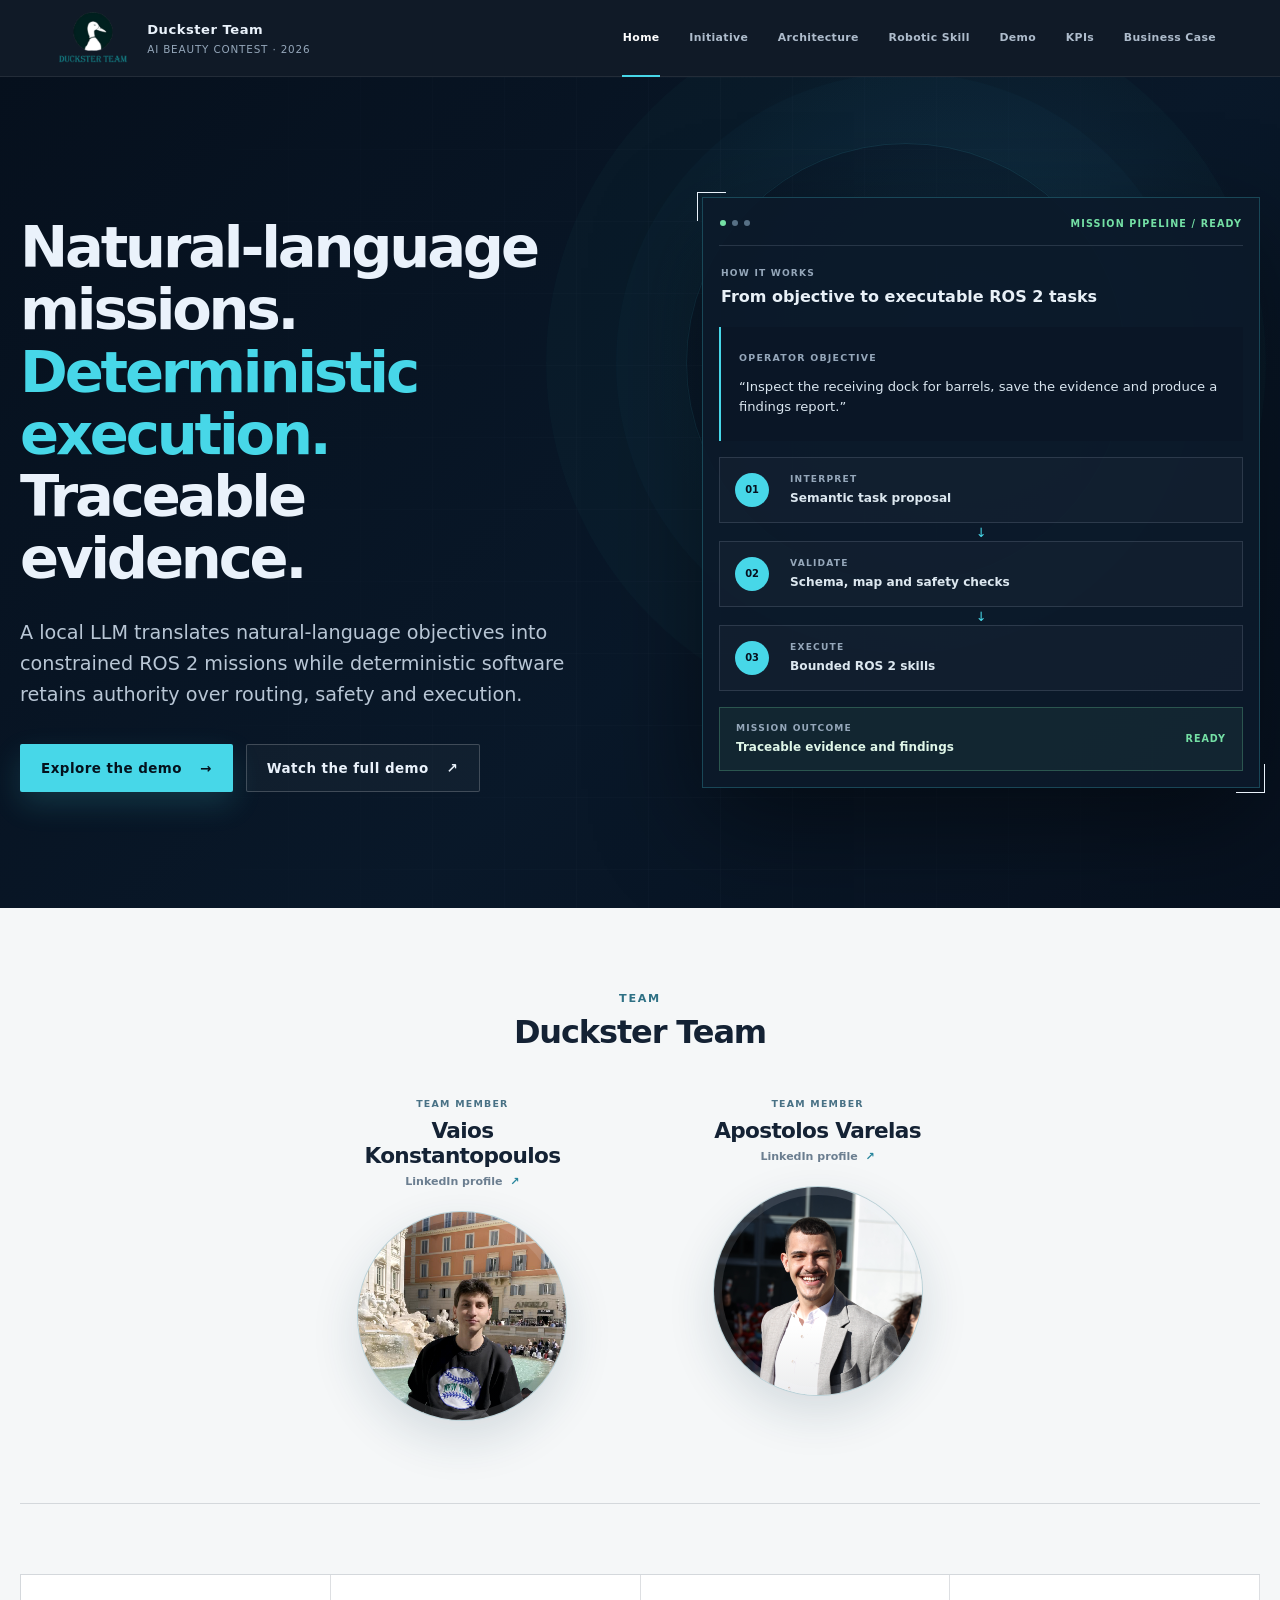
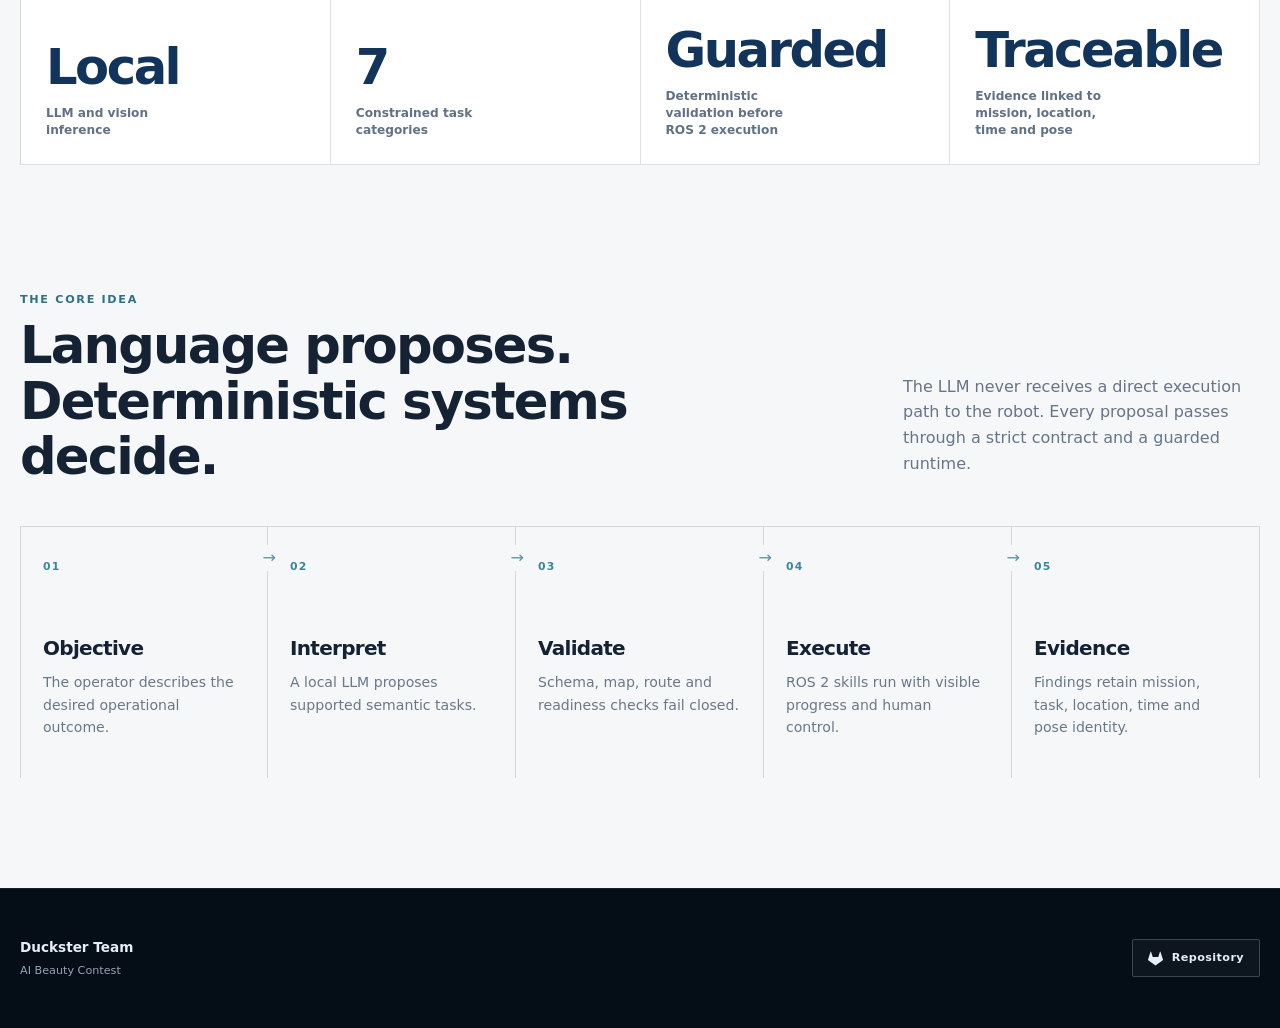
<file: index.html>
<!doctype html>
<html lang="en">
<head>
  <meta charset="utf-8">
  <meta name="viewport" content="width=device-width, initial-scale=1">
  <meta name="description" content="LLM-driven mission control for guarded ROS 2 robotic inspection.">
  <meta name="theme-color" content="#07111f">
  <title>LLM-Driven Mission Control | AI Beauty Contest 2026</title>
  <link rel="icon" href="assets/team/duckster-team-icon.png" type="image/png">
  <link rel="stylesheet" href="styles.css">
  <script src="site-config.js" defer></script>
  <script src="app.js" defer></script>
</head>
<body>
  <a class="skip-link" href="#main-content">Skip to content</a>

  <header class="site-header">
    <a class="brand" href="#home" data-tab-target="home" aria-label="Go to home">
      <span class="brand-mark" aria-hidden="true"><img src="assets/team/duckster-team-icon.png" alt=""></span>
      <span>
        <strong data-team-name>Duckster Team</strong>
        <small>AI Beauty Contest · 2026</small>
      </span>
    </a>

    <button class="nav-toggle" type="button" aria-expanded="false" aria-controls="primary-nav">
      <span></span><span></span><span></span>
      <span class="sr-only">Toggle navigation</span>
    </button>

    <nav id="primary-nav" class="primary-nav" aria-label="Evaluation criteria">
      <div class="tab-list" role="tablist" aria-label="Project sections">
        <button class="nav-tab is-active" id="tab-home" role="tab" aria-selected="true" aria-controls="panel-home" data-tab="home">Home</button>
        <button class="nav-tab" id="tab-initiative" role="tab" aria-selected="false" aria-controls="panel-initiative" data-tab="initiative">Initiative</button>
        <button class="nav-tab" id="tab-architecture" role="tab" aria-selected="false" aria-controls="panel-architecture" data-tab="architecture">Architecture</button>
        <button class="nav-tab" id="tab-skill" role="tab" aria-selected="false" aria-controls="panel-skill" data-tab="skill">Robotic Skill</button>
        <button class="nav-tab" id="tab-demo" role="tab" aria-selected="false" aria-controls="panel-demo" data-tab="demo">Demo</button>
        <button class="nav-tab" id="tab-kpis" role="tab" aria-selected="false" aria-controls="panel-kpis" data-tab="kpis">KPIs</button>
        <button class="nav-tab" id="tab-business" role="tab" aria-selected="false" aria-controls="panel-business" data-tab="business">Business Case</button>
      </div>
    </nav>
  </header>

  <main id="main-content">
    <section id="panel-home" class="page-panel is-active" role="tabpanel" aria-labelledby="tab-home" data-panel="home">
      <div class="hero">
        <div class="hero-grid" aria-hidden="true"></div>
        <div class="hero-glow" aria-hidden="true"></div>
        <div class="hero-copy">
          <h1>Natural&#8209;language<br>missions.<br><span>Deterministic<br>execution.</span><br>Traceable<br>evidence.</h1>
          <p class="hero-lead">A local LLM translates natural-language objectives into constrained ROS 2 missions while deterministic software retains authority over routing, safety and execution.</p>
          <div class="hero-actions">
            <button class="button button-primary" type="button" data-tab-target="demo">Explore the demo <span aria-hidden="true">→</span></button>
            <a class="button button-secondary" data-full-demo-link href="https://eagleprojectssrl-my.sharepoint.com/:v:/g/personal/avarelas_eagleprojects_world/IQA8DNFOml-iSKdToeS_zh5WAZ8uyXYRZ3tUTtG3EFrglOk?nav=eyJyZWZlcnJhbEluZm8iOnsicmVmZXJyYWxBcHAiOiJTdHJlYW1XZWJBcHAiLCJyZWZlcnJhbFZpZXciOiJTaGFyZURpYWxvZy1MaW5rIiwicmVmZXJyYWxBcHBQbGF0Zm9ybSI6IldlYiIsInJlZmVycmFsTW9kZSI6InZpZXcifX0%3D&amp;e=f0GLyn" target="_blank" rel="noopener noreferrer">Watch the full demo <span aria-hidden="true">↗</span></a>
          </div>
        </div>

        <div class="hero-visual" aria-label="Natural-language mission transformation overview">
          <div class="visual-frame mission-frame">
            <div class="visual-toolbar">
              <span></span><span></span><span></span>
              <small>MISSION PIPELINE / READY</small>
            </div>
            <div class="mission-frame-title">
              <small>HOW IT WORKS</small>
              <strong>From objective to executable ROS 2 tasks</strong>
            </div>
            <div class="command-card">
              <small>OPERATOR OBJECTIVE</small>
              <p>“Inspect the receiving dock for barrels, save the evidence and produce a findings report.”</p>
            </div>
            <div class="hero-pipeline" aria-label="Mission pipeline stages">
              <article class="pipeline-step">
                <span>01</span>
                <div><small>INTERPRET</small><strong>Semantic task proposal</strong></div>
              </article>
              <span class="pipeline-connector" aria-hidden="true">↓</span>
              <article class="pipeline-step">
                <span>02</span>
                <div><small>VALIDATE</small><strong>Schema, map and safety checks</strong></div>
              </article>
              <span class="pipeline-connector" aria-hidden="true">↓</span>
              <article class="pipeline-step">
                <span>03</span>
                <div><small>EXECUTE</small><strong>Bounded ROS 2 skills</strong></div>
              </article>
            </div>
            <div class="mission-output">
              <div><small>MISSION OUTCOME</small><strong>Traceable evidence and findings</strong></div>
              <b>READY</b>
            </div>
          </div>
        </div>
      </div>

      <div class="content-shell home-content">
        <section class="team-strip" aria-labelledby="team-heading">
          <div>
            <span class="section-index">TEAM</span>
            <h2 id="team-heading" data-team-name>Duckster Team</h2>
          </div>
          <div class="member-list" data-team-members>
            <a class="member-card" href="https://www.linkedin.com/in/vaios-kn/" target="_blank" rel="noopener noreferrer">
              <span class="member-photo"><img src="assets/team/vaios-headshot.jpg" alt="Portrait of Vaios Konstantopoulos"></span>
              <span class="member-details"><small>Team member</small><strong>Vaios Konstantopoulos</strong><span>LinkedIn profile <i aria-hidden="true">↗</i></span></span>
            </a>
            <a class="member-card" href="https://www.linkedin.com/in/apostolos-varelas-85a357227/" target="_blank" rel="noopener noreferrer">
              <span class="member-photo"><img src="assets/team/apostolos-headshot.jpg" alt="Portrait of Apostolos Varelas"></span>
              <span class="member-details"><small>Team member</small><strong>Apostolos Varelas</strong><span>LinkedIn profile <i aria-hidden="true">↗</i></span></span>
            </a>
          </div>
        </section>

        <section class="metric-grid" aria-label="Project highlights">
          <article class="metric-card"><strong>Local</strong><span>LLM and vision inference</span></article>
          <article class="metric-card"><strong>7</strong><span>Constrained task categories</span></article>
          <article class="metric-card"><strong>Guarded</strong><span>Deterministic validation before ROS 2 execution</span></article>
          <article class="metric-card"><strong>Traceable</strong><span>Evidence linked to mission, location, time and pose</span></article>
        </section>

        <section class="flow-section">
          <div class="section-heading">
            <div><span class="section-index">THE CORE IDEA</span><h2>Language proposes. Deterministic systems decide.</h2></div>
            <p>The LLM never receives a direct execution path to the robot. Every proposal passes through a strict contract and a guarded runtime.</p>
          </div>
          <div class="process-flow">
            <article><span>01</span><h3>Objective</h3><p>The operator describes the desired operational outcome.</p></article>
            <article><span>02</span><h3>Interpret</h3><p>A local LLM proposes supported semantic tasks.</p></article>
            <article><span>03</span><h3>Validate</h3><p>Schema, map, route and readiness checks fail closed.</p></article>
            <article><span>04</span><h3>Execute</h3><p>ROS 2 skills run with visible progress and human control.</p></article>
            <article><span>05</span><h3>Evidence</h3><p>Findings retain mission, task, location, time and pose identity.</p></article>
          </div>
        </section>
      </div>
    </section>

    <section id="panel-initiative" class="page-panel" role="tabpanel" aria-labelledby="tab-initiative" data-panel="initiative" hidden>
      <div class="page-hero">
        <div><span class="criterion-weight">Criterion 01 · 15%</span><h1>Initiative Description<br>and Value</h1></div>
        <p>Make recurring inspections of configured operational sites easier to request, supervise and document—without granting a language model physical control authority.</p>
      </div>
      <div class="content-shell section-stack">
        <section class="split-feature">
          <div class="feature-image image-project"><img src="assets/demo-highlight-reel-poster.webp" alt="Four-robot mission-control workspace showing planned routes, task activity, LiDAR views and robot cameras"></div>
          <div class="feature-copy"><span class="section-index">THE PROBLEM</span><h2>Operational knowledge and robotic control speak different languages.</h2><p>Facilities and operational sites require recurring inspection, patrolling and monitoring of rooms, workzones, equipment and infrastructure. Indoor settings include warehouses, industrial buildings and utility rooms; bounded outdoor settings include logistics yards, agricultural areas, industrial perimeters and infrastructure sites. Mobile robots can perform part of this work, but requesting a new mission typically demands ROS 2 knowledge, navigation interfaces, semantic maps, sensor configuration and robot-specific commands—creating a gap between the person who understands the operational need and the system capable of executing it.</p><blockquote>Enable a non-robotics operator to request, supervise and document a bounded inspection of a configured operational site while deterministic software retains authority over physical execution and safety-related decisions.</blockquote></div>
        </section>

        <section>
          <div class="section-heading"><div><span class="section-index">OPERATIONAL EVIDENCE</span><h2>Published sources establish the need to inspect</h2></div><p>Warehouse-safety and service-robotics evidence supports the operational need. It is cited to show that these environments contain conditions worth inspecting—not to claim that this workflow improves them.</p></div>
          <div class="method-table" role="table" aria-label="Published operational evidence and interpretation boundaries">
            <div role="row"><strong role="columnheader">Source</strong><strong role="columnheader">Reported finding</strong><strong role="columnheader">How it is used</strong></div>
            <div role="row"><span role="cell"><a href="https://www.osha.gov/warehousing/" target="_blank" rel="noopener">OSHA warehousing</a></span><span role="cell">Identifies powered industrial trucks, material handling, hazardous chemicals, slips, trips, falls and robotics among warehouse hazards, and musculoskeletal disorders and workers struck by material-handling equipment among the most common injuries</span><span role="cell">Establishes that warehouses contain conditions worth inspecting</span></div>
            <div role="row"><span role="cell"><a href="https://www.bls.gov/iif/nonfatal-injuries-and-illnesses-tables/table-1-injury-and-illness-rates-by-industry-2024-national.htm" target="_blank" rel="noopener">U.S. Bureau of Labor Statistics, 2024</a></span><span role="cell">A recordable injury and illness incidence rate of 4.8 cases per 100 full-time workers for warehousing and storage</span><span role="cell">Quantifies the recurring operational exposure that inspection addresses</span></div>
            <div role="row"><span role="cell"><a href="https://ifr.org/ifr-press-releases/news/service-robots-see-global-growth-boom" target="_blank" rel="noopener">IFR World Robotics 2025</a></span><span role="cell">Almost 200,000 professional service robots sold in 2024, with inspection and maintenance identified as a growing application group</span><span role="cell">Indicates an active professional-service-robot market, not demand for this product</span></div>
          </div>
        </section>

        <section>
          <div class="section-heading"><div><span class="section-index">TARGET CUSTOMER</span><h2>A focused workflow for recurring site inspection</h2></div><p>The initial customer hypothesis is a warehouse or logistics operator that performs recurring visual inspections and needs a consistent record of the result. The selected use case is supervised warehouse inspection—a concrete implementation example of the broader operational need, not the only intended application. The software is intended to complement, rather than replace, existing robotics, safety and operational procedures.</p></div>
          <div class="method-table" role="table" aria-label="Target stakeholders and operational needs">
            <div role="row"><strong role="columnheader">Stakeholder</strong><strong role="columnheader">Operational need</strong><strong role="columnheader">Application response</strong></div>
            <div role="row"><span role="cell">Operations, maintenance or safety operator</span><span role="cell">Request and supervise an inspection without constructing ROS 2 commands or robot-specific routes.</span><span role="cell">Natural-language mission requests, visible task progress, camera and LiDAR views, evidence review and independent human controls.</span></div>
            <div role="row"><span role="cell">Warehouse or facility manager</span><span role="cell">Obtain repeatable inspection coverage and evidence associated with a known mission, location and time.</span><span role="cell">Validated semantic tasks, configured viewpoints, mission history and evidence-based findings reports.</span></div>
            <div role="row"><span role="cell">Automation or robotics lead</span><span role="cell">Introduce new missions without allowing generative output to bypass navigation and safety constraints.</span><span role="cell">Strict task schemas, deterministic route planning, bounded execution and explicit readiness checks.</span></div>
            <div role="row"><span role="cell">Robotics systems integrator</span><span role="cell">Configure the solution for another site, robot profile or inspection workflow without rewriting the complete application.</span><span role="cell">Configuration-driven maps, rooms, inspection viewpoints, recognition targets, robot profiles and launch parameters.</span></div>
          </div>
        </section>

        <section>
          <div class="section-heading"><div><span class="section-index">PROPOSED INITIATIVE</span><h2>Language proposes semantic work. Deterministic software decides.</h2></div><p>An LLM-driven mission-control and evidence platform for Unitree Go2 quadruped robots, implemented as two ROS 2 packages and validated first in MuJoCo simulation. The principal contribution is the controlled integration of interpretation, planning, guarded execution, human authority and evidence management in one observable workflow—not the language model in isolation.</p></div>
          <div class="contract-columns">
            <article><span class="section-index">IMPLEMENTED CAPABILITIES</span><h3>What the platform provides</h3><ul class="check-list"><li>Natural-language interpretation using a repository-local Qwen3-4B model executed through llama.cpp</li><li>Deterministic fallback handling for supported instructions</li><li>A strict mission schema of predefined navigation, patrol, capture, inspection, return and reporting tasks</li><li>Semantic resolution of named rooms and operational areas</li><li>Deterministic route planning and guarded goal execution</li><li>Independent Stop, cancellation, manual takeover and recovery paths</li><li>Camera and LiDAR visualization through a browser interface</li><li>Evidence identity across mission, robot, task, location, viewpoint, timestamp and pose</li><li>Findings-report generation when explicitly requested</li><li>Single-robot operation and scenario-bounded coordination of four simulated robots</li></ul></article>
            <article><span class="section-index">AUTHORITY BOUNDARY</span><h3>What the model cannot do</h3><ul class="check-list deny-list"><li>Publish actuator commands</li><li>Invent physical coordinates</li><li>Generate executable code</li><li>Choose arbitrary filesystem paths</li><li>Bypass configured mission constraints</li></ul><p>Deterministic components validate each proposal, resolve physical details and decide whether execution is permitted. During execution the operator supervises from a unified browser workspace containing the semantic map, three-dimensional scene, live camera feeds, LiDAR visualization, task state, mission progress and collected evidence.</p></article>
          </div>
        </section>

        <section>
          <div class="section-heading"><div><span class="section-index">VALUE PROPOSITION</span><h2>One observable workflow</h2></div><p>The proposed value is a reduction in the technical effort required to request, supervise and document a robotic inspection. Operators communicate at the level of operational objectives, rooms and assets.</p></div>
          <blockquote>Turn an inspection objective for a configured operational site, expressed in natural language, into a guarded and traceable ROS 2 mission—without requiring the operator to write robot commands, and without granting the language model physical control authority.</blockquote>
          <div class="card-grid four-up">
            <article class="info-card"><span class="card-number">01</span><h3>Accessibility</h3><p>Operational personnel can request supported missions without constructing ROS 2 command sequences.</p></article>
            <article class="info-card"><span class="card-number">02</span><h3>Repeatability</h3><p>Inspections use configured routes, viewpoints and task contracts rather than an informal sequence.</p></article>
            <article class="info-card"><span class="card-number">03</span><h3>Human authority</h3><p>Stop, cancellation, manual takeover and recovery remain independent of the language model.</p></article>
            <article class="info-card"><span class="card-number">04</span><h3>Traceability</h3><p>Evidence is associated with the mission, robot, task, location, viewpoint, timestamp and measured pose that produced it.</p></article>
          </div>
        </section>

        <section>
          <div class="section-heading"><div><span class="section-index">DIFFERENTIATION</span><h2>Distinguished from representative alternatives</h2></div><p>Each comparison identifies the typical limitation of an existing inspection approach and the specific way this initiative addresses it.</p></div>
          <div class="method-table" role="table" aria-label="Differentiation from representative inspection approaches">
            <div role="row"><strong role="columnheader">Approach</strong><strong role="columnheader">Typical limitation</strong><strong role="columnheader">Proposed differentiation</strong></div>
            <div role="row"><span role="cell">Manual inspection</span><span role="cell">Requires a person to perform and document every patrol directly.</span><span role="cell">Supports repeatable simulated robot missions with automatically associated evidence while retaining human supervision.</span></div>
            <div role="row"><span role="cell">Fixed scripted robot mission</span><span role="cell">A changed objective may require an engineer to edit or trigger a different predefined sequence.</span><span role="cell">Natural-language interpretation composes supported semantic tasks without changing physical execution interfaces.</span></div>
            <div role="row"><span role="cell">Engineering-led ROS 2 control</span><span role="cell">Requires robotics knowledge from the mission author.</span><span role="cell">Presents rooms, assets and objectives through an operator-facing mission workspace.</span></div>
            <div role="row"><span role="cell">Unrestricted LLM-to-robot control</span><span role="cell">Generative output may influence physical execution without a narrow authority boundary.</span><span role="cell">Restricts the model to semantic proposals and keeps coordinates, routing, safety checks and execution deterministic.</span></div>
            <div role="row"><span role="cell">Disconnected evidence workflow</span><span role="cell">Images and findings may require manual association with their mission.</span><span role="cell">Preserves evidence provenance across runtime, location, mission, robot, task, viewpoint, timestamp and pose.</span></div>
          </div>
        </section>

        <section>
          <div class="section-heading"><div><span class="section-index">VALUE MEASUREMENT</span><h2>Benefits framed as testable hypotheses</h2></div><p>Customer value has not yet been measured at a physical site. Challenge results for mission completion, intervention and visual classification belong to the KPI deliverable; customer labour savings, return on investment and physical-site performance remain future pilot measurements.</p></div>
          <div class="method-table" role="table" aria-label="Value hypotheses and evaluation measures">
            <div role="row"><strong role="columnheader">Value hypothesis</strong><strong role="columnheader">Evaluation measure</strong><strong role="columnheader">Required comparison</strong></div>
            <div role="row"><span role="cell">Easier mission creation</span><span role="cell">Time and operator actions required to request an accepted mission.</span><span role="cell">Natural-language workflow versus the existing engineering-led procedure.</span></div>
            <div role="row"><span role="cell">Reliable execution</span><span role="cell">Mission completion rate and bounded failure reasons.</span><span role="cell">Repeated execution of a predefined mission suite.</span></div>
            <div role="row"><span role="cell">Reduced supervision burden</span><span role="cell">Human-intervention rate and intervention type.</span><span role="cell">Interventions divided by attempted missions, with test interventions reported separately.</span></div>
            <div role="row"><span role="cell">Reliable visible findings</span><span role="cell">False-positive and false-negative rates.</span><span role="cell">Qualified perception output versus labelled ground truth.</span></div>
            <div role="row"><span role="cell">Complete evidence</span><span role="cell">Proportion of required viewpoints with attributed evidence.</span><span role="cell">Expected viewpoint set versus stored evidence records.</span></div>
            <div role="row"><span role="cell">Faster documentation</span><span role="cell">Time from mission completion to an available findings report.</span><span role="cell">Proposed evidence workflow versus the current reporting procedure.</span></div>
          </div>
        </section>

        <section>
          <div class="section-heading"><div><span class="section-index">SCALABILITY</span><h2>Reuse the mission core; configure the deployment</h2></div><p>New sites still require mapping, inspection design, configuration and site-specific safety validation, but they do not require a new mission-control application.</p></div>
          <div class="contract-columns">
            <article><span class="section-index">REUSABLE CORE</span><h3>Shared across deployments</h3><ul class="check-list"><li>LLM interface and task schema</li><li>Mission state model and task compiler</li><li>Routing and safety logic</li><li>ROS 2 integration and operator interface</li><li>Perception workflow and evidence pipeline</li></ul></article>
            <article><span class="section-index">SITE CONFIGURATION</span><h3>Defined for each operation</h3><ul class="check-list"><li>Semantic maps and traversable regions</li><li>Named rooms, zones and aliases</li><li>Patrol seeds and inspection viewpoints</li><li>Recognition targets and mission presets</li><li>Scene assets and terrain information</li><li>Robot, sensor and locomotion parameters</li></ul></article>
          </div>
          <div class="method-table" role="table" aria-label="Implemented reuse mechanisms and current evidence boundaries">
            <div role="row"><strong role="columnheader">Dimension</strong><strong role="columnheader">Reusable mechanism</strong><strong role="columnheader">Current evidence and boundary</strong></div>
            <div role="row"><span role="cell">Mission reuse</span><span role="cell">Shared semantic task schema and execution workflow.</span><span role="cell">Supports navigation, patrol, capture, inspection, return and reporting.</span></div>
            <div role="row"><span role="cell">Environment reuse</span><span role="cell">Configuration-driven maps, rooms, routes, viewpoints and targets.</span><span role="cell">Demonstrated across warehouse, agricultural and scanned-location scenarios in the development repository.</span></div>
            <div role="row"><span role="cell">Robot configuration</span><span role="cell">Robot and locomotion profiles are separate from the language task model.</span><span role="cell">Multiple simulation actors are selectable; physical portability is not yet demonstrated.</span></div>
            <div role="row"><span role="cell">Fleet extension</span><span role="cell">Namespaces, task allocation, room ownership and route coordination.</span><span role="cell">Demonstrated with four robots in one bounded MuJoCo warehouse; wider production scale is not established.</span></div>
            <div role="row"><span role="cell">Model deployment</span><span role="cell">Repository-local, hash-verified language and vision assets.</span><span role="cell">Supports repeatable local setup but depends on suitable host compute.</span></div>
          </div>
        </section>

        <section class="boundary-callout"><div><span class="section-index">EVIDENCE BOUNDARY</span><h2>An integrated simulation prototype—not a physical safety claim.</h2></div><p>The repository demonstrates software reuse through configuration and controlled LLM-to-ROS 2 execution in MuJoCo, not production-scale autonomous deployment. The next validation step is to measure customer baseline effort and the engineering time required to configure an additional site and robot. Physical deployment still requires robot integration, localization, sensor calibration, hardware emergency-stop integration, cybersecurity and site-specific validation.</p></section>
      </div>
    </section>

    <section id="panel-architecture" class="page-panel" role="tabpanel" aria-labelledby="tab-architecture" data-panel="architecture" hidden>
      <div class="page-hero">
        <div><span class="criterion-weight">Criterion 02 · 20%</span><h1>Solution<br>Architecture</h1></div>
        <p>Semantic interpretation is deliberately separated from physical execution. The LLM may propose what the robot should do; deterministic components decide whether the proposal is valid and how it can be executed.</p>
      </div>
      <div class="content-shell section-stack">
        <section class="architecture-board" aria-labelledby="architecture-heading">
          <div class="board-header"><span class="live-pill"><i></i> Authority path</span><h2 id="architecture-heading">From operator intent to guarded ROS 2 execution</h2></div>
          <div class="architecture-flow">
            <article><small>01 · HUMAN AUTHORITY</small><h3>Operator & Browser</h3><p>Mission request, supervision, evidence, Stop and manual control</p></article>
            <span class="flow-arrow">↓</span>
            <article><small>02 · PRESENTATION</small><h3>HTTP / WebSocket Gateway</h3><p>Browser API, runtime identity and live-state distribution</p></article>
            <span class="flow-arrow">↓</span>
            <article class="llm-layer"><small>03 · SEMANTIC PROPOSAL ONLY</small><h3>Intent Interpretation</h3><p>Qwen3-4B through llama.cpp with deterministic fallback</p></article>
            <span class="flow-arrow">↓</span>
            <article><small>04 · DETERMINISTIC VALIDATION</small><h3>Schema & Mission Model</h3><p>Task fields, rooms, ordering, instruction alignment, revision and export intent</p></article>
            <span class="flow-arrow">↓</span>
            <article><small>05 · ORCHESTRATION</small><h3>Mission Executive & Skill Library</h3><p>Revision-checked queue, finite task compilation and progress monitoring</p></article>
            <span class="flow-arrow">↓</span>
            <article><small>06 · PHYSICAL AUTHORITY</small><h3>Routing & Safety Layer</h3><p>Route validation, clearance, bounded retry and cancellation</p></article>
            <span class="flow-arrow">↓</span>
            <article><small>07 · PROCESS BOUNDARY</small><h3>ROS 2 Nodes, Topics & Services</h3><p>Navigation, perception, status, sensor and independent control interfaces</p></article>
            <span class="flow-arrow">↓</span>
            <article><small>08 · EXECUTION</small><h3>MuJoCo Robot Runtime</h3><p>Motion, odometry, camera, LiDAR and navigation feedback</p></article>
          </div>
          <div class="support-layers">
            <article><small>HUMAN AUTHORITY</small><h3>Independent Control Paths</h3><p>Stop, cancellation, manual takeover and recovery do not wait for the LLM.</p></article>
            <article><small>OPTIONAL FOUR-ROBOT PATH</small><h3>Fleet Coordination</h3><p>Robot allocation, room ownership, route admission, peer coordination and charger reservations.</p></article>
            <article><small>OUTCOMES</small><h3>Perception & Evidence</h3><p>Authorized visual analysis, qualification, identity-bound evidence and PDF reporting.</p></article>
          </div>
        </section>

        <section>
          <div class="section-heading"><div><span class="section-index">AUTHORITY BOUNDARY</span><h2>Proposal authority is not execution authority</h2></div><p>No model response can override a deterministic rejection. Operator safety controls remain available without inference.</p></div>
          <div class="contract-columns architecture-authority">
            <article>
              <span class="section-index">MODEL OUTPUT</span>
              <h3>Seven semantic task categories only</h3>
              <div class="task-vocabulary" aria-label="Task vocabulary available to the language model">
                <code>navigate_room</code><code>navigate_point</code><code>patrol_room</code><code>capture_room</code><code>inspect_room</code><code>return_station</code><code>report</code>
              </div>
              <p>Qwen3-4B runs locally through llama.cpp with temperature zero, reasoning disabled and a strict JSON response schema. A bounded deterministic parser handles supported safety commands and provides a fallback for ordinary instructions.</p>
            </article>
            <article>
              <span class="section-index">DETERMINISTIC OWNERSHIP</span>
              <h3>Everything that can affect the robot or filesystem</h3>
              <ul class="check-list">
                <li>Schema, task order, semantic-map and instruction-alignment validation</li>
                <li>Mission revisions, queue changes and runtime-generation identity</li>
                <li>Coordinates, route selection, fleet allocation and physical goal admission</li>
                <li>Clearance decisions, cancellation, Stop, manual takeover and recovery</li>
                <li>Perception qualification and persistent media or report authorization</li>
              </ul>
            </article>
          </div>
        </section>

        <section>
          <div class="section-heading"><div><span class="section-index">COMPONENT RESPONSIBILITIES</span><h2>Every authority boundary maps to implementation</h2></div><p>The architecture separates presentation, interpretation, validation, execution and evidence so each concern can be tested independently.</p></div>
          <div class="method-table" role="table" aria-label="Architecture component responsibilities and implementation traceability">
            <div role="row"><strong role="columnheader">Layer</strong><strong role="columnheader">Responsibility</strong><strong role="columnheader">Principal implementation</strong></div>
            <div role="row"><span role="cell">Presentation and gateway</span><span role="cell">Accept operator requests; present mission state, sensors, evidence and human controls.</span><span role="cell"><code>web/app.py</code><br><code>web_gateway_node.py</code></span></div>
            <div role="row"><span role="cell">Intent interpretation</span><span role="cell">Convert natural language into a supported semantic mission proposal.</span><span role="cell"><code>llm_planner.py</code><br><code>intent.py</code></span></div>
            <div role="row"><span role="cell">Schema and mission model</span><span role="cell">Restrict task types and fields, validate values and apply revision-checked mission changes.</span><span role="cell"><code>schema.py</code><br><code>mission.py</code></span></div>
            <div role="row"><span role="cell">Executive and skill compiler</span><span role="cell">Compile accepted tasks into finite steps, manage lifecycle and record outcomes.</span><span role="cell"><code>task_execution.py</code><br><code>executive_node.py</code></span></div>
            <div role="row"><span role="cell">Routing and safety</span><span role="cell">Resolve routes, check clearance and reject stale, blocked or unsupported goals.</span><span role="cell"><code>planner.py</code><br><code>route_alternatives.py</code><br><code>navigation_safety.py</code></span></div>
            <div role="row"><span role="cell">Fleet coordination</span><span role="cell">Allocate robots and coordinate rooms, routes, peers and chargers.</span><span role="cell"><code>fleet_coordinator_node.py</code><br><code>fleet_scheduler.py</code></span></div>
            <div role="row"><span role="cell">Perception and evidence</span><span role="cell">Process authorized visual requests and preserve evidence identity, qualification and report provenance.</span><span role="cell"><code>perception_worker_node.py</code><br><code>perception_validation.py</code><br><code>reporting.py</code></span></div>
            <div role="row"><span role="cell">Robot runtime</span><span role="cell">Simulate locomotion and publish odometry, camera, LiDAR and navigation status.</span><span role="cell"><code>simulator_node.py</code><br><code>fleet_simulator_node.py</code></span></div>
          </div>
        </section>

        <section>
          <div class="section-heading"><div><span class="section-index">MISSION PROCESSING</span><h2>Seven constrained transformations</h2></div><p>The language model participates in interpretation only. Every transition toward execution is governed by deterministic application code.</p></div>
          <ol class="execution-steps">
            <li><span>01</span><h3>Bind context</h3><p>Attach the request to the active runtime, location and mission revision.</p></li>
            <li><span>02</span><h3>Interpret</h3><p>Qwen3-4B or the deterministic fallback proposes supported semantic work.</p></li>
            <li><span>03</span><h3>Validate</h3><p>Reject unknown fields, invalid values, unsupported tasks, unresolved locations and unauthorized exports.</p></li>
            <li><span>04</span><h3>Check revision</h3><p>Prevent a delayed planning response from overwriting a newer operator instruction.</p></li>
            <li><span>05</span><h3>Commit & compile</h3><p>Atomically apply the mission patch, then convert tasks into finite skill steps.</p></li>
            <li><span>06</span><h3>Admit & execute</h3><p>Validate routes, fleet conflicts and physical goals before ROS 2 publication.</p></li>
            <li><span>07</span><h3>Verify & attribute</h3><p>Require fresh identity-matched feedback and bind evidence to runtime, robot, mission, task, location, viewpoint, time and pose.</p></li>
          </ol>
        </section>

        <section>
          <div class="section-heading"><div><span class="section-index">ROS 2 INTERFACES</span><h2>Explicit contracts across the mission path</h2></div><p>Application state uses bounded structured messages; physical goals and sensors use standard ROS 2 message types.</p></div>
          <div class="method-table" role="table" aria-label="Principal ROS 2 interfaces">
            <div role="row"><strong role="columnheader">Interface</strong><strong role="columnheader">Type</strong><strong role="columnheader">Purpose</strong></div>
            <div role="row"><span role="cell"><code>/go2/demo/command</code></span><span role="cell"><code>std_msgs/String</code></span><span role="cell">Transfer the operator request from the gateway to the mission executive.</span></div>
            <div role="row"><span role="cell"><code>/go2/demo/state</code></span><span role="cell"><code>std_msgs/String</code></span><span role="cell">Publish authoritative mission and task state.</span></div>
            <div role="row"><span role="cell"><code>/go2/nav/goal</code><br><code>/go2/nav/status</code></span><span role="cell"><code>PoseStamped</code><br><code>String</code></span><span role="cell">Transfer validated navigation goals and return bounded navigation status.</span></div>
            <div role="row"><span role="cell"><code>/go2/demo/perception/request</code><br><code>/go2/demo/perception/result</code></span><span role="cell"><code>std_msgs/String</code></span><span role="cell">Exchange authorized and identity-checked perception work and results.</span></div>
            <div role="row"><span role="cell"><code>/go2/odom</code><br><code>/go2/front_camera/image_raw</code><br><code>/go2/lidar/points</code></span><span role="cell"><code>Odometry</code><br><code>Image</code><br><code>PointCloud2</code></span><span role="cell">Provide robot pose, visual observations and simulated range measurements.</span></div>
            <div role="row"><span role="cell"><code>/go2/demo/stop</code><br><code>/go2/nav/cancel</code><br><code>/go2/recover_upright</code></span><span role="cell"><code>Trigger</code> services</span><span role="cell">Provide stopping, navigation cancellation and recovery independently of inference.</span></div>
            <div role="row"><span role="cell"><code>/go2/demo/manual_override</code><br><code>/go2/manual/cmd_vel</code></span><span role="cell"><code>SetBool</code><br><code>Twist</code></span><span role="cell">Transfer and release bounded manual-control authority.</span></div>
          </div>
          <p class="table-note">Fleet operation applies the same roles under robot-specific namespaces while the fleet coordinator maintains shared room, route and charging constraints.</p>
        </section>

        <section>
          <div class="section-heading"><div><span class="section-index">FAIL-CLOSED DESIGN</span><h2>Representative safeguards</h2></div><p>When a mandatory precondition is not satisfied, work is rejected, quarantined, held, made unavailable or retried only within a finite bound.</p></div>
          <div class="safety-grid">
            <article><h3>Invalid model output</h3><p>Unknown tasks, fields or out-of-range values produce no robot command.</p></article>
            <article><h3>Ambiguous location</h3><p>Semantic references must resolve exactly or the operator receives a clarification.</p></article>
            <article><h3>Stale plan or runtime</h3><p>Mission revision and runtime generation reject or quarantine delayed work.</p></article>
            <article><h3>Blocked or unsafe goal</h3><p>The robot holds unless an eligible bounded route alternative remains.</p></article>
            <article><h3>Missing model or sensor</h3><p>Readiness, freshness and timeout checks keep dependent functionality unavailable.</p></article>
            <article><h3>Fleet conflict</h3><p>Room ownership, route admission and peer coordination make work wait, yield or reassign.</p></article>
            <article><h3>Unqualified perception</h3><p>An unavailable or inconclusive result cannot become a positive or negative object claim.</p></article>
            <article><h3>Operator intervention</h3><p>Stop, cancellation and manual ownership cancel or hold motion without LLM participation.</p></article>
          </div>
        </section>

        <section class="boundary-callout"><div><span class="section-index">VALIDATION BOUNDARY</span><h2>Repeatable simulation architecture—not certified functional safety.</h2></div><p>ROS 2 Humble provides explicit process boundaries and standard interfaces; MuJoCo provides a reproducible environment for locomotion, navigation, camera and LiDAR integration. These controls constrain demonstrated simulation behavior, but they do not constitute physical-robot safety certification.</p></section>
      </div>
    </section>

    <section id="panel-skill" class="page-panel" role="tabpanel" aria-labelledby="tab-skill" data-panel="skill" hidden>
      <div class="page-hero">
        <div><span class="criterion-weight">Criterion 03 · 20%</span><h1>Documented and<br>Working Robotic Skill</h1></div>
        <p><code>inspect_room</code> is a bounded composite skill for semantic navigation, visual observation and traceable evidence collection.</p>
      </div>
      <div class="content-shell section-stack">
        <section class="skill-contract">
          <div class="contract-intro"><span class="section-index">SKILL CONTRACT</span><h2>Inspect a configured semantic area</h2><p>Navigate through mandatory inspection viewpoints, collect authorized visual observations and retain evidence without allowing the LLM to generate coordinates or control commands.</p></div>
          <pre class="code-card" aria-label="Representative inspect room task"><span>{</span>
  <b>"kind"</b>: <em>"inspect_room"</em>,
  <b>"room_id"</b>: <em>"receiving_dock"</em>,
  <b>"queries"</b>: [<em>"barrel"</em>],
  <b>"capture_interval_s"</b>: <span>1.0</span>,
  <b>"max_frames"</b>: <span>12</span>,
  <b>"save_images"</b>: <span>true</span>
<span>}</span></pre>
        </section>

        <section>
          <div class="section-heading"><div><span class="section-index">INPUT CONTRACT</span><h2>A narrow, validated task surface</h2></div><p>The LLM can propose semantic fields only. Coordinates, inspection geometry, ROS 2 interfaces and export paths remain outside the model schema.</p></div>
          <div class="method-table" role="table" aria-label="Inspect room input contract">
            <div role="row"><strong role="columnheader">Field</strong><strong role="columnheader">Type</strong><strong role="columnheader">Constraint</strong></div>
            <div role="row"><span role="cell"><code>kind</code></span><span role="cell">Constant</span><span role="cell">Must be <code>inspect_room</code>.</span></div>
            <div role="row"><span role="cell"><code>room_id</code></span><span role="cell">String</span><span role="cell">Must resolve to exactly one room in the active semantic map.</span></div>
            <div role="row"><span role="cell"><code>queries</code></span><span role="cell">List of strings</span><span role="cell">Optional authorized visual targets; at most 32 queries and 160 characters per query.</span></div>
            <div role="row"><span role="cell"><code>capture_interval_s</code></span><span role="cell">Number</span><span role="cell">Between 0.2 and 60 seconds; default 1 second.</span></div>
            <div role="row"><span role="cell"><code>max_frames</code></span><span role="cell">Integer</span><span role="cell">Between 1 and 256; cannot remove mandatory viewpoint coverage.</span></div>
            <div role="row"><span role="cell"><code>save_images</code></span><span role="cell">Boolean</span><span role="cell">Defaults to false; persistent saving also requires a valid configured destination.</span></div>
          </div>
        </section>

        <section>
          <div class="section-heading"><div><span class="section-index">FINITE EXECUTION</span><h2>Seven guarded stages</h2></div><p>Cancellation can pre-empt navigation and perception without waiting for language-model inference.</p></div>
          <ol class="execution-steps">
            <li><span>01</span><div><h3>Validate</h3><p>Reject unsupported fields, values and semantic references.</p></div></li>
            <li><span>02</span><div><h3>Resolve</h3><p>Load configured inspection viewpoints from the semantic map.</p></div></li>
            <li><span>03</span><div><h3>Plan</h3><p>Compile complete spatial coverage and collision-aware routes.</p></div></li>
            <li><span>04</span><div><h3>Navigate</h3><p>Publish validated goals and monitor status, obstruction and timeout.</p></div></li>
            <li><span>05</span><div><h3>Capture</h3><p>Request identity-bound perception at the required pose and heading.</p></div></li>
            <li><span>06</span><div><h3>Verify</h3><p>Accept observations only when every provenance field matches.</p></div></li>
            <li><span>07</span><div><h3>Finalize</h3><p>Complete every viewpoint, clear active state and publish the result.</p></div></li>
          </ol>
        </section>

        <section class="contract-columns">
          <article><span class="section-index">PRECONDITIONS</span><ul class="check-list"><li>Active runtime and validated semantic map</li><li>Unambiguous room with usable viewpoints</li><li>Fresh odometry from the active runtime</li><li>Traversable routes to mandatory viewpoints</li><li>Ready camera and perception channels</li><li>No manual-control or recovery path owns the robot</li></ul></article>
          <article><span class="section-index">POSTCONDITIONS</span><ul class="check-list"><li>Success means every mandatory viewpoint was processed</li><li>Evidence retains only its actual provenance</li><li>Active goals and temporary execution state are cleared</li><li>Failure stops further capture and records a bounded reason</li><li>Cancelled or partial evidence remains explicitly incomplete</li><li>Pending perception work is cancelled or quarantined</li></ul></article>
        </section>

        <section>
          <div class="section-heading"><div><span class="section-index">SAFETY CONSTRAINTS</span><h2>What the skill is never allowed to bypass</h2></div><p>These are software constraints for the simulation and do not replace physical emergency-stop or certified functional-safety systems.</p></div>
          <div class="safety-grid">
            <article><h3>Constrained model authority</h3><p>The LLM cannot generate actuator commands, executable code, inspection geometry or ROS 2 interfaces.</p></article>
            <article><h3>Semantic and route validity</h3><p>Unknown rooms, blocked goals and disconnected routes are rejected rather than approximated.</p></article>
            <article><h3>Complete bounded coverage</h3><p>Frame preferences cannot remove required viewpoints; queues, retries and timeouts remain finite.</p></article>
            <article><h3>Runtime and evidence identity</h3><p>Stale observations from another runtime, mission, task or viewpoint are rejected or quarantined.</p></article>
            <article><h3>Independent human authority</h3><p>Stop, cancellation, manual takeover and recovery can pre-empt the skill without consulting the LLM.</p></article>
            <article><h3>Qualified and explicit outcomes</h3><p>Unqualified observations remain inconclusive, while permanent images and reports require explicit authorization.</p></article>
          </div>
        </section>

        <section>
          <div class="section-heading"><div><span class="section-index">IMPLEMENTATION & VERIFICATION</span><h2>From contract to automated evidence</h2></div><p>The documented behavior is traceable to production modules and focused tests rather than existing only as presentation text.</p></div>
          <div class="method-table" role="table" aria-label="Inspection skill implementation and automated verification">
            <div role="row"><strong role="columnheader">Concern</strong><strong role="columnheader">Production implementation</strong><strong role="columnheader">Automated evidence</strong></div>
            <div role="row"><span role="cell">Contract and mission state</span><span role="cell"><code>schema.py</code><br><code>mission.py</code></span><span role="cell"><code>test_schema_and_mission.py</code></span></div>
            <div role="row"><span role="cell">Viewpoint coverage and compilation</span><span role="cell"><code>task_execution.py</code><br><code>semantic_map.py</code></span><span role="cell"><code>test_task_execution.py</code></span></div>
            <div role="row"><span role="cell">Execution and goal cleanup</span><span role="cell"><code>executive_node.py</code></span><span role="cell"><code>test_navigation_stop_goal_cleanup.py</code></span></div>
            <div role="row"><span role="cell">Perception qualification</span><span role="cell"><code>perception_worker_node.py</code><br><code>perception_validation.py</code></span><span role="cell"><code>test_perception_validation.py</code><br><code>test_perception_verifier.py</code></span></div>
            <div role="row"><span role="cell">Evidence identity</span><span role="cell"><code>perception.py</code><br><code>web_gateway_node.py</code></span><span role="cell"><code>test_evidence_identity_quarantine.py</code></span></div>
            <div role="row"><span role="cell">Cancellation and human control</span><span role="cell"><code>executive_node.py</code><br><code>web_gateway_node.py</code></span><span role="cell"><code>test_runtime_stop.py</code><br><code>test_manual_control_gateway.py</code></span></div>
            <div role="row"><span role="cell">Evidence-based reporting</span><span role="cell"><code>reporting.py</code></span><span role="cell"><code>test_reporting.py</code><br><code>test_report_progress.py</code></span></div>
          </div>
        </section>

        <section class="boundary-callout"><div><span class="section-index">OUTCOME BOUNDARY</span><h2>Mission completion is not perception confirmation.</h2></div><p>A successful skill execution means the required navigation and capture procedure completed. An object is reported as confirmed, absent, candidate or inconclusive only according to the active perception qualification.</p></section>
      </div>
    </section>

    <section id="panel-demo" class="page-panel" role="tabpanel" aria-labelledby="tab-demo" data-panel="demo" hidden>
      <div class="page-hero">
        <div><span class="criterion-weight">Criterion 04 · 20%</span><h1>End-to-End<br>Demonstration</h1></div>
        <p>A natural-language inspection objective becomes a validated mission, guarded simulated execution, traceable evidence and an operator-authorized report.</p>
      </div>
      <div class="content-shell section-stack">
        <section class="demo-stage">
          <div class="video-shell">
            <video autoplay muted loop playsinline poster="assets/demo-highlight-reel-poster.webp" aria-label="AI Beauty Contest platform demonstration highlight reel">
              <source src="assets/demo-highlight-reel.mp4" type="video/mp4">
            </video>
          </div>
          <div class="demo-copy"><span class="section-index">REPRESENTATIVE MISSION</span><h2>Receiving-dock inspection</h2><blockquote>“Inspect the receiving dock for barrels, save the evidence and produce a findings report.”</blockquote><p>The operator observes plan acceptance, route execution, camera evidence, mission progress and the terminal findings artifact from one browser workspace.</p></div>
        </section>

        <section class="full-demo-card" aria-labelledby="full-demo-heading">
          <div class="full-demo-copy">
            <span class="section-index">FULL RECORDING</span>
            <h2 id="full-demo-heading">Watch the complete demonstration</h2>
            <p>The uncut submission recording follows the whole operator journey in one continuous take: choosing an operation, creating and running a mission, reviewing evidence, coordinating a four-robot fleet and reusing the mission core across deployments.</p>
            <a class="button button-primary" data-full-demo-link href="https://eagleprojectssrl-my.sharepoint.com/:v:/g/personal/avarelas_eagleprojects_world/IQA8DNFOml-iSKdToeS_zh5WAZ8uyXYRZ3tUTtG3EFrglOk?nav=eyJyZWZlcnJhbEluZm8iOnsicmVmZXJyYWxBcHAiOiJTdHJlYW1XZWJBcHAiLCJyZWZlcnJhbFZpZXciOiJTaGFyZURpYWxvZy1MaW5rIiwicmVmZXJyYWxBcHBQbGF0Zm9ybSI6IldlYiIsInJlZmVycmFsTW9kZSI6InZpZXcifX0%3D&amp;e=f0GLyn" target="_blank" rel="noopener noreferrer">Watch the full MP4 demo <span aria-hidden="true">↗</span></a>
            <small>Hosted on the team’s corporate OneDrive. The chapters below are excerpts from this same recording.</small>
          </div>
          <dl class="full-demo-facts">
            <div><dt>Duration</dt><dd>15:01</dd></div>
            <div><dt>Resolution</dt><dd>1920 × 1080</dd></div>
            <div><dt>Frame rate</dt><dd>60 fps</dd></div>
            <div><dt>Format</dt><dd>MP4 · H.264 / AAC</dd></div>
            <div><dt>File size</dt><dd>102 MiB</dd></div>
            <div><dt>Execution</dt><dd>MuJoCo via ROS 2</dd></div>
          </dl>
        </section>

        <section class="demo-library" aria-labelledby="demo-chapters-heading">
          <div class="section-heading demo-library-heading">
            <div><span class="section-index">RECORDED WALKTHROUGH</span><h2 id="demo-chapters-heading">Explore the platform chapter by chapter</h2></div>
            <p>Five focused clips follow the same operator journey documented in the report, from choosing an operation to supervising multiple configured deployments.</p>
          </div>

          <div class="clip-explorer">
            <div class="clip-tab-list" role="tablist" aria-label="Demonstration chapters">
              <button class="clip-tab is-active" id="clip-tab-operation" type="button" role="tab" aria-selected="true" aria-controls="clip-panel-operation" tabindex="0" data-clip-tab="operation"><span>01</span><strong>Choose operation</strong></button>
              <button class="clip-tab" id="clip-tab-mission" type="button" role="tab" aria-selected="false" aria-controls="clip-panel-mission" tabindex="-1" data-clip-tab="mission"><span>02</span><strong>Create mission</strong></button>
              <button class="clip-tab" id="clip-tab-evidence" type="button" role="tab" aria-selected="false" aria-controls="clip-panel-evidence" tabindex="-1" data-clip-tab="evidence"><span>03</span><strong>Review evidence</strong></button>
              <button class="clip-tab" id="clip-tab-fleet" type="button" role="tab" aria-selected="false" aria-controls="clip-panel-fleet" tabindex="-1" data-clip-tab="fleet"><span>04</span><strong>Coordinate fleet</strong></button>
              <button class="clip-tab" id="clip-tab-deployments" type="button" role="tab" aria-selected="false" aria-controls="clip-panel-deployments" tabindex="-1" data-clip-tab="deployments"><span>05</span><strong>Reuse deployments</strong></button>
            </div>

            <article class="clip-panel is-active" id="clip-panel-operation" role="tabpanel" aria-labelledby="clip-tab-operation" data-clip-panel="operation">
              <div class="clip-media"><button class="clip-arrow clip-arrow-previous" type="button" data-clip-previous aria-label="Previous demonstration chapter">←</button><video autoplay controls loop muted playsinline preload="metadata" aria-label="Choose an operation demonstration clip"><source src="assets/demo-clips/01-choose-operation.mp4" type="video/mp4"></video><button class="clip-arrow clip-arrow-next" type="button" data-clip-next aria-label="Next demonstration chapter">→</button></div>
              <div class="clip-copy"><span class="clip-kicker">CHAPTER 01 · 00:04</span><h3>Choose the operational context</h3><p>Start from the explicit Patrolling or Rescuing families, then move into the map of configured deployment locations.</p><small>Report coverage · Sections 4.1 and 4.2</small></div>
            </article>

            <article class="clip-panel" id="clip-panel-mission" role="tabpanel" aria-labelledby="clip-tab-mission" data-clip-panel="mission" hidden>
              <div class="clip-media"><button class="clip-arrow clip-arrow-previous" type="button" data-clip-previous aria-label="Previous demonstration chapter">←</button><video autoplay controls loop muted playsinline preload="metadata" aria-label="Natural-language mission creation and execution demonstration clip"><source src="assets/demo-clips/02-create-mission.mp4" type="video/mp4"></video><button class="clip-arrow clip-arrow-next" type="button" data-clip-next aria-label="Next demonstration chapter">→</button></div>
              <div class="clip-copy"><span class="clip-kicker">CHAPTER 02 · 01:14</span><h3>Create and run a mission</h3><p>See the single-robot workspace, bounded task sequence, live sensing and the opening stage of guarded inspection as one uninterrupted flow.</p><small>Report coverage · Sections 4.2–4.4</small></div>
            </article>

            <article class="clip-panel" id="clip-panel-evidence" role="tabpanel" aria-labelledby="clip-tab-evidence" data-clip-panel="evidence" hidden>
              <div class="clip-media"><button class="clip-arrow clip-arrow-previous" type="button" data-clip-previous aria-label="Previous demonstration chapter">←</button><video autoplay controls loop muted playsinline preload="metadata" aria-label="Evidence review and findings report demonstration clip"><source src="assets/demo-clips/03-review-evidence.mp4" type="video/mp4"></video><button class="clip-arrow clip-arrow-next" type="button" data-clip-next aria-label="Next demonstration chapter">→</button></div>
              <div class="clip-copy"><span class="clip-kicker">CHAPTER 03 · 00:37</span><h3>Review evidence and findings</h3><p>Open the task-scoped evidence browser and inspect the findings report with its supporting observations and final report data visible.</p><small>Report coverage · Section 4.5</small></div>
            </article>

            <article class="clip-panel" id="clip-panel-fleet" role="tabpanel" aria-labelledby="clip-tab-fleet" data-clip-panel="fleet" hidden>
              <div class="clip-media"><button class="clip-arrow clip-arrow-previous" type="button" data-clip-previous aria-label="Previous demonstration chapter">←</button><video autoplay controls loop muted playsinline preload="metadata" aria-label="Four-robot fleet coordination demonstration clip"><source src="assets/demo-clips/04-coordinate-fleet.mp4" type="video/mp4"></video><button class="clip-arrow clip-arrow-next" type="button" data-clip-next aria-label="Next demonstration chapter">→</button></div>
              <div class="clip-copy"><span class="clip-kicker">CHAPTER 04 · 02:29</span><h3>Coordinate a four-robot fleet</h3><p>Inspect non-duplicated task queues, colour-coded route ownership, automatic clearance behaviour and the combined fleet camera network.</p><small>Report coverage · Section 4.6</small></div>
            </article>

            <article class="clip-panel" id="clip-panel-deployments" role="tabpanel" aria-labelledby="clip-tab-deployments" data-clip-panel="deployments" hidden>
              <div class="clip-media"><button class="clip-arrow clip-arrow-previous" type="button" data-clip-previous aria-label="Previous demonstration chapter">←</button><video autoplay controls loop muted playsinline preload="metadata" aria-label="Configured deployment reuse demonstration clip"><source src="assets/demo-clips/05-reuse-deployments.mp4" type="video/mp4"></video><button class="clip-arrow clip-arrow-next" type="button" data-clip-next aria-label="Next demonstration chapter">→</button></div>
              <div class="clip-copy"><span class="clip-kicker">CHAPTER 05 · 02:22</span><h3>Reuse the mission core across sites</h3><p>Three concise excerpts show a crop survey, deployment selection and navigation on reconstructed terrain using the same supervisory model.</p><small>Report coverage · Section 4.7</small></div>
            </article>
          </div>
        </section>

        <section>
          <div class="section-heading"><div><span class="section-index">WHAT TO OBSERVE</span><h2>One mission, end to end</h2></div><p>The demonstration separates mission completion from perception confidence and preserves human authority throughout.</p></div>
          <div class="demo-timeline">
            <article><span>00:00</span><h3>Natural-language request</h3><p>An operational objective is submitted through the browser.</p></article>
            <article><span>00:15</span><h3>Constrained plan</h3><p>The proposed tasks pass schema and semantic-map validation.</p></article>
            <article><span>00:35</span><h3>Guarded navigation</h3><p>The robot follows deterministic routes with visible progress.</p></article>
            <article><span>01:20</span><h3>Visual evidence</h3><p>Authorized targets are evaluated from configured viewpoints.</p></article>
            <article><span>02:00</span><h3>Findings report</h3><p>An explicitly requested PDF retains the evidence provenance.</p></article>
          </div>
        </section>

        <section class="launch-card"><div><span class="section-index">REPRODUCE</span><h2>Launch the complete mission portal</h2></div><pre><code>source /opt/ros/humble/setup.bash
source .venv/bin/activate
source install/setup.bash
ros2 launch go2_ai_demo mission_portal.launch.py \
  initial_location:=warehouse</code></pre><button class="copy-button" type="button" data-copy-command>Copy command</button></section>
      </div>
    </section>

    <section id="panel-kpis" class="page-panel" role="tabpanel" aria-labelledby="tab-kpis" data-panel="kpis" hidden>
      <div class="page-hero">
        <div><span class="criterion-weight">Criterion 05 · 15%</span><h1>KPIs and<br>Results</h1></div>
        <p>The final sealed campaign reports raw counts, fixed operational definitions, decision thresholds and an explicit simulation evidence boundary.</p>
      </div>
      <div class="content-shell section-stack">
        <section class="kpi-grid" data-kpi-grid>
          <article><span>MISSION COMPLETION</span><strong data-kpi="missionCompletion">20 / 20</strong><small>successful / attempted nominal missions; 5/5 in every scenario</small></article>
          <article><span>MISSIONS WITH UNPLANNED INTERVENTION</span><strong data-kpi="humanIntervention">0 / 20</strong><small>0%; planned setup and safety supervision excluded</small></article>
          <article><span>FALSE POSITIVES</span><strong data-kpi="falsePositive">0 / 10</strong><small>qualified barrel queries / ground-truth negatives</small></article>
          <article><span>FALSE NEGATIVES</span><strong data-kpi="falseNegative">0 / 10</strong><small>qualified barrel queries / ground-truth positives</small></article>
        </section>

        <section class="kpi-audit-strip" aria-label="Sealed campaign identity and scope">
          <article><small>EVALUATION MEDIUM</small><strong>MuJoCo</strong><span>Simulation only</span></article>
          <article><small>TRIAL MATRIX</small><strong>4 × 5</strong><span>20 nominal missions</span></article>
          <article><small>CAMPAIGN</small><strong>26 Aug 2026</strong><span>Frozen sealed evaluation</span></article>
          <article><small>PACKAGE INTEGRITY</small><strong>6 / 6</strong><span>No hash mismatches</span></article>
        </section>

        <section>
          <div class="section-heading"><div><span class="section-index">NOMINAL MISSION MATRIX</span><h2>Five exact-wording trials in every scenario</h2></div><p>Duration runs from browser instruction ingress to the authoritative terminal operation. Values remain separated by scenario because the work and runtime profiles differ.</p></div>
          <div class="method-table" role="table" aria-label="Results of the sealed nominal mission matrix">
            <div role="row"><strong role="columnheader">Scenario</strong><strong role="columnheader">Successful / attempted</strong><strong role="columnheader">Duration: min / median / max</strong></div>
            <div role="row"><span role="cell">Receiving Dock barrel inspection with permanent images</span><span role="cell">5 / 5 · 100%</span><span role="cell">16.498 / 17.953 / 37.224 s</span></div>
            <div role="row"><span role="cell">Maintenance Bay inspection for tool chest and air compressor</span><span role="cell">5 / 5 · 100%</span><span role="cell">72.848 / 77.332 / 83.594 s</span></div>
            <div role="row"><span role="cell">Receiving Dock inspection with findings PDF</span><span role="cell">5 / 5 · 100%</span><span role="cell">146.635 / 150.708 / 152.161 s</span></div>
            <div role="row"><span role="cell">Four-robot fleet warehouse inspection</span><span role="cell">5 / 5 · 100%</span><span role="cell">356.098 / 370.870 / 375.604 s</span></div>
          </div>
        </section>

        <section>
          <div class="section-heading"><div><span class="section-index">OPERATIONAL DEFINITIONS</span><h2>Every result has a fixed denominator and decision rule</h2></div><p>The workbook defines what counts, what is excluded and what result triggers investigation before interpreting the campaign.</p></div>
          <div class="method-table" role="table" aria-label="KPI operational definitions and decision rules">
            <div role="row"><strong role="columnheader">KPI and formula</strong><strong role="columnheader">Success criterion</strong><strong role="columnheader">Measurement boundary</strong></div>
            <div role="row"><span role="cell">Successful nominal missions / attempted nominal missions</span><span role="cell">100%; investigate any run below 100%</span><span role="cell">All expected tasks, viewpoints and requested durable artifacts must succeed</span></div>
            <div role="row"><span role="cell">Missions with ≥1 unplanned intervention / attempted missions</span><span role="cell">0%; investigate any unplanned intervention</span><span role="cell">Pre-run setup, passive observation and planned safety actions are excluded</span></div>
            <div role="row"><span role="cell">FP / (FP + TN)</span><span role="cell">≤5%; investigate any safety-significant false positive</span><span role="cell">Final labelled negative <code>barrel</code>/<code>barrels</code> cases only</span></div>
            <div role="row"><span role="cell">FN / (FN + TP)</span><span role="cell">≤5%; investigate any safety-significant false negative</span><span role="cell">Final labelled positive <code>barrel</code>/<code>barrels</code> cases only</span></div>
            <div role="row"><span role="cell">Completed required viewpoints / required viewpoints</span><span role="cell">100%; any missing viewpoint triggers review</span><span role="cell">Requires an accepted evidence record for the configured inspection pose</span></div>
            <div role="row"><span role="cell">Created requested images / expected requested images</span><span role="cell">100%; any missing durable image triggers review</span><span role="cell">Only instructions that explicitly requested permanent image retention</span></div>
            <div role="row"><span role="cell">Generated requested reports / requested reports</span><span role="cell">100%; any missing requested PDF triggers review</span><span role="cell">Recorder-boundary availability; not browser rendering or full generation latency</span></div>
          </div>
        </section>

        <section>
          <div class="section-heading"><div><span class="section-index">PRINCIPAL RESULTS</span><h2>Measured outcomes with their denominators</h2></div><p>The two runtime profiles remain distinct evidence groups; results are not pooled as though the configurations were interchangeable.</p></div>
          <div class="method-table" role="table" aria-label="Principal measured KPI results">
            <div role="row"><strong role="columnheader">Indicator</strong><strong role="columnheader">Measured result</strong><strong role="columnheader">Interpretation</strong></div>
            <div role="row"><span role="cell">Nominal mission completion</span><span role="cell">5/5 in each of four scenarios</span><span role="cell">20/20 across the sealed scenario matrix</span></div>
            <div role="row"><span role="cell">Inspection evidence coverage</span><span role="cell">125/125 viewpoints</span><span role="cell">100% accepted, identity-bound evidence coverage</span></div>
            <div role="row"><span role="cell">Permanent-image creation</span><span role="cell">15/15 images</span><span role="cell">100% for the scenario requesting retention</span></div>
            <div role="row"><span role="cell">Findings-report generation</span><span role="cell">5/5 PDFs</span><span role="cell">100% for missions explicitly requesting a report</span></div>
            <div role="row"><span role="cell">Report availability latency</span><span role="cell">0 s for all 5 PDFs</span><span role="cell">Terminal-state observation to durable copy-and-hash commit; not browser rendering or full generation time</span></div>
            <div role="row"><span role="cell">Navigation replans / recoveries</span><span role="cell">0 / 0 measured</span><span role="cell">Authoritative completed-run counters; fleet logs retained one internal replan transition per run</span></div>
          </div>
        </section>

        <section>
          <div class="section-heading"><div><span class="section-index">PERCEPTION & SUPPORTING CHECKS</span><h2>Qualified scope, stated narrowly</h2></div><p>Classification results apply only to the authorized barrel class and equivalent <code>barrels</code> query in the frozen simulated scene and render configuration.</p></div>
          <div class="method-table" role="table" aria-label="Perception qualification and supplementary evaluation checks">
            <div role="row"><strong role="columnheader">Measure</strong><strong role="columnheader">Measured result</strong><strong role="columnheader">Boundary</strong></div>
            <div role="row"><span role="cell">Perception confusion matrix</span><span role="cell">TP 10 · TN 10 · FP 0 · FN 0</span><span role="cell">Two qualified query forms; five positive and five negative cases each</span></div>
            <div role="row"><span role="cell">Precision and recall</span><span role="cell">100% / 100%</span><span role="cell">Qualified barrel scope only; other objects and physical imagery remain unqualified, and calibration/final-case disjointness is not fully evidenced</span></div>
            <div role="row"><span role="cell">Fleet conflict-free completion</span><span role="cell">5/5 · 100%</span><span role="cell">Supplementary result limited to the tested four-robot fleet scenario</span></div>
            <div role="row"><span role="cell">Instruction regression</span><span role="cell">37/37 cases · 100%</span><span role="cell">Supporting evidence; artifact did not match the active campaign configuration</span></div>
            <div role="row"><span role="cell">Local-model instruction coverage</span><span role="cell">24/30 · 80%</span><span role="cell">Coverage within the supplementary regression; not a mission-completion KPI</span></div>
            <div role="row"><span role="cell">Instruction latency</span><span role="cell">6.679 s mean · 18.324 s maximum</span><span role="cell">Measured within the supplementary instruction regression</span></div>
          </div>
        </section>

        <section>
          <div class="section-heading"><div><span class="section-index">EVALUATION PROTOCOL</span><h2>Results that can be audited</h2></div><p>Measurements apply to MuJoCo simulation only and retain the exact runtime, hardware and trial conditions documented in the report.</p></div>
          <div class="method-table" role="table" aria-label="KPI evaluation protocol">
            <div role="row"><strong role="columnheader">Protocol element</strong><strong role="columnheader">Recorded condition</strong><strong role="columnheader">Evidence boundary</strong></div>
            <div role="row"><span role="cell">Runtime</span><span role="cell">ROS 2 Humble · Python 3.10.12 · MuJoCo 3.10.0 · Ubuntu 22.04 under WSL2</span><span role="cell">Simulation only</span></div>
            <div role="row"><span role="cell">Hardware</span><span role="cell">AMD Ryzen 7 3700X · 16 logical cores · NVIDIA GeForce RTX 3070 8 GiB · approximately 15.58 GiB RAM</span><span role="cell">Documented evaluation machine</span></div>
            <div role="row"><span role="cell">Trial design</span><span role="cell">Five exact-wording trials for each of four scenarios</span><span role="cell">Three single-robot scenarios in one shared launch; each fleet trial used a fresh launch</span></div>
            <div role="row"><span role="cell">Configuration</span><span role="cell">Single robot: guarded PGTT with locally qualified perception · Fleet: four robot-specific controllers</span><span role="cell">Results from the two configuration groups remain separate</span></div>
            <div role="row"><span role="cell">Frozen identity</span><span role="cell"><code>8529f808adf42b3b3515627c3c3e9371455ba4cd</code></span><span role="cell">Git commit recorded by the nominal packages</span></div>
            <div role="row"><span role="cell">Package integrity</span><span role="cell">6/6 KPI package manifests passed integrity validation</span><span role="cell">No hash mismatch and no uncommitted raw-log tail; logical completeness remained false</span></div>
          </div>
        </section>

        <section class="boundary-callout"><div><span class="section-index">INCOMPLETE ACCEPTANCE</span><h2>Positive nominal verdict—not full automatic acceptance.</h2></div><p>The planned Stop, manual-control and recovery suite was not executed; formal screenshot evidence and operator notes are incomplete; logical package completeness therefore remained false despite valid package integrity; no complete application-wide random seed was supplied; and no result establishes physical-robot safety, universal perception performance or customer-site performance.</p></section>
      </div>
    </section>

    <section id="panel-business" class="page-panel" role="tabpanel" aria-labelledby="tab-business" data-panel="business" hidden>
      <div class="page-hero">
        <div><span class="criterion-weight">Criterion 06 · 10%</span><h1>Business<br>Case</h1></div>
        <p>Begin with a measurable simulation-first engineering pilot for a camera-instrumented site, then progress to site onboarding and recurring software revenue when physical validation justifies it.</p>
      </div>
      <div class="content-shell section-stack">
        <section class="offer-hero">
          <div><span class="section-index">COMMERCIAL RECOMMENDATION</span><h2>A bounded site-inspection pilot</h2><p>An eight-to-twelve-week engagement for one camera-instrumented indoor facility or one bounded outdoor area, representing up to three inspection workflows with configuration, validation, operator review and a physical-integration decision gate.</p></div>
          <div class="price-card"><small>PROPOSED PILOT</small><strong>€25,000</strong><span>Simulation-first · one site</span></div>
        </section>

        <section>
          <div class="section-heading"><div><span class="section-index">FIRST CUSTOMER & OFFER</span><h2>Start where the workflow is frequent and measurable</h2></div><p>The first customer is a facility, infrastructure or site operator already evaluating mobile robotics or working with an integrator. It is buying a bounded engineering pilot—not unsupervised autonomy.</p></div>
          <div class="contract-columns">
            <article><span class="section-index">CUSTOMER FIT</span><h3>A suitable first customer has</h3><ul class="check-list"><li>One camera-instrumented or surveyable site with clearly defined inspection areas</li><li>Recurring, documentable inspection workflows</li><li>An operations or safety manager responsible for the process</li><li>An automation team or robotics integration partner</li><li>A measurable current process for comparison</li></ul></article>
            <article><span class="section-index">PILOT SCOPE</span><h3>What the engagement delivers</h3><ul class="check-list"><li>One indoor facility or bounded outdoor area represented in simulation</li><li>Up to three inspection, patrol or monitoring missions</li><li>Semantic areas, viewpoints, targets, reconstruction inputs and reporting rules</li><li>Natural-language mission and evidence demonstration</li><li>Agreed KPI protocol and two operator review sessions</li><li>A stop, repeat or physical-integration decision gate</li></ul></article>
          </div>
        </section>

        <section class="business-metrics">
          <article><small>ESTIMATED DELIVERY COST</small><strong>€18,400</strong><span>Including 15% contingency</span></article>
          <article><small>DIRECT CONTRIBUTION</small><strong>€6,600</strong><span>Per initial pilot</span></article>
          <article><small>CONTRIBUTION MARGIN</small><strong>26.4%</strong><span>Early-pilot assumption</span></article>
          <article><small>ANNUAL RECURRING PACKAGE</small><strong>€16,000</strong><span>Software and support</span></article>
        </section>

        <section>
          <div class="section-heading"><div><span class="section-index">COST BUILD-UP</span><h2>How the €18,400 estimate is constructed</h2></div><p>The planning model uses a fully loaded specialist project labour rate of €50 per hour. This is a budgeting assumption above reported EU and euro-area averages, not a quoted market rate. Hardware purchase and physical integration are excluded.</p></div>
          <div class="method-table" role="table" aria-label="Estimated direct cost of one simulation-first pilot">
            <div role="row"><strong role="columnheader">Workstream</strong><strong role="columnheader">Planning assumption</strong><strong role="columnheader">Estimated cost</strong></div>
            <div role="row"><span role="cell">Workflow discovery and requirements</span><span role="cell">40 hours × €50</span><span role="cell">€2,000</span></div>
            <div role="row"><span role="cell">Site and mission configuration</span><span role="cell">100 hours × €50</span><span role="cell">€5,000</span></div>
            <div role="row"><span role="cell">Testing and KPI measurement</span><span role="cell">80 hours × €50</span><span role="cell">€4,000</span></div>
            <div role="row"><span role="cell">Documentation and operator training</span><span role="cell">24 hours × €50</span><span role="cell">€1,200</span></div>
            <div role="row"><span role="cell">Project management and support</span><span role="cell">36 hours × €50</span><span role="cell">€1,800</span></div>
            <div role="row"><span role="cell">Compute, travel and pilot materials</span><span role="cell">Planning allowance</span><span role="cell">€2,000</span></div>
            <div role="row"><span role="cell">Contingency</span><span role="cell">15% of €16,000 direct cost</span><span role="cell">€2,400</span></div>
            <div role="row"><span role="cell"><strong>Total estimated delivery cost</strong></span><span role="cell">280 labour hours plus allowances</span><span role="cell"><strong>€18,400</strong></span></div>
          </div>
        </section>

        <section>
          <div class="section-heading"><div><span class="section-index">COMMERCIAL BENCHMARKS</span><h2>Directional checks—not price or demand validation</h2></div><p>Public comparables show that recurring robotics and spatial-data services exist, but they are broader offers with different cost structures. Revenue is not treated as a profitability proxy.</p></div>
          <div class="method-table" role="table" aria-label="External commercial benchmarks and interpretation boundaries">
            <div role="row"><strong role="columnheader">Benchmark</strong><strong role="columnheader">Reported reference point</strong><strong role="columnheader">How it is used</strong></div>
            <div role="row"><span role="cell"><a href="https://ec.europa.eu/eurostat/web/products-eurostat-news/w/ddn-20250328-1" target="_blank" rel="noopener">Eurostat 2024 labour costs</a></span><span role="cell">€33.5 EU average · €37.3 euro-area average · €10.6–€55.2 country range</span><span role="cell">A directional anchor for the €50 specialist budgeting assumption</span></div>
            <div role="row"><span role="cell"><a href="https://www.sec.gov/Archives/edgar/data/1600983/000110465925022699/tm258926d1_ex99-1.htm" target="_blank" rel="noopener">Knightscope 2025 investor presentation</a></span><span role="cell">US$1–$11 per autonomous-security-robot operating hour</span><span role="cell">Supports a recurring-service comparison only; the offer includes hardware and services</span></div>
            <div role="row"><span role="cell">Recurring service models</span><span role="cell"><a href="https://www.sec.gov/Archives/edgar/data/1600983/000110465926036240/kscp-20251231x10k.htm" target="_blank" rel="noopener">Knightscope 2025</a> and <a href="https://www.sec.gov/Archives/edgar/data/1819394/000181939425000007/mttr-20241231.htm" target="_blank" rel="noopener">Matterport 2024</a> report material service or subscription revenue</span><span role="cell">Evidence of existing commercial models, not demand validation or a forecast for this application</span></div>
          </div>
        </section>

        <section class="business-path">
          <div class="section-heading"><div><span class="section-index">GROWTH PATH</span><h2>Evidence before expansion</h2></div><p>Commercial assumptions remain transparent until customer interviews, quotations and physical-site measurements replace them.</p></div>
          <div class="path-grid">
            <article><span>01</span><h3>Inspection pilot</h3><p>Represent and measure the customer’s bounded workflow in simulation.</p><strong>€25k</strong></article>
            <article><span>02</span><h3>Site onboarding</h3><p>Configure physical interfaces after technical validation.</p><strong>€8k</strong></article>
            <article><span>03</span><h3>Annual platform</h3><p>Licence the reusable mission-control software and support.</p><strong>€16k / year</strong></article>
          </div>
        </section>

        <section>
          <div class="section-heading"><div><span class="section-index">UNIT ECONOMICS</span><h2>Service revenue first; recurring revenue after validation</h2></div><p>Early pilots carry substantial engineering effort. Site onboarding and annual software revenue become relevant only after a successful technical decision gate.</p></div>
          <div class="method-table" role="table" aria-label="Initial pricing and direct-cost assumptions">
            <div role="row"><strong role="columnheader">Commercial item</strong><strong role="columnheader">Revenue and direct cost</strong><strong role="columnheader">Direct contribution</strong></div>
            <div role="row"><span role="cell">Simulation-first pilot</span><span role="cell">€25,000 revenue · €18,400 cost</span><span role="cell">€6,600</span></div>
            <div role="row"><span role="cell">Production-site onboarding</span><span role="cell">€8,000 revenue · €4,000 cost</span><span role="cell">€4,000</span></div>
            <div role="row"><span role="cell">Annual software licence</span><span role="cell">€12,000 revenue · €2,000 cost</span><span role="cell">€10,000</span></div>
            <div role="row"><span role="cell">Annual support package</span><span role="cell">€4,000 revenue · €3,000 cost</span><span role="cell">€1,000</span></div>
            <div role="row"><span role="cell"><strong>Annual recurring package</strong></span><span role="cell"><strong>€16,000 revenue · €5,000 cost</strong></span><span role="cell"><strong>€11,000</strong></span></div>
          </div>
        </section>

        <section>
          <div class="section-heading"><div><span class="section-index">PRODUCTIZATION & OPERATING MODEL</span><h2>Separate sunk prototype effort from forward investment</h2></div><p>The three-year model adds the work required to turn the current demonstrator into a supportable product and keeps fixed operating costs separate from delivery costs.</p></div>
          <div class="method-table" role="table" aria-label="Productization and operating assumptions">
            <div role="row"><strong role="columnheader">Model element</strong><strong role="columnheader">Planning assumption</strong><strong role="columnheader">Treatment</strong></div>
            <div role="row"><span role="cell">Existing prototype effort</span><span role="cell">160 person-days</span><span role="cell">Unverified reconstruction; treated as sunk effort in the forward model</span></div>
            <div role="row"><span role="cell">Production hardening</span><span role="cell">120 person-days × €400 per day</span><span role="cell">€48,000 year-zero investment</span></div>
            <div role="row"><span role="cell">Fixed operating overhead</span><span role="cell">€20,000 · €25,000 · €30,000</span><span role="cell">Applied in years one, two and three respectively</span></div>
            <div role="row"><span role="cell">Third-party LLM consumption</span><span role="cell">€0 per mission in the base case</span><span role="cell">Local model; electricity and platform compute remain in other cost allowances</span></div>
          </div>
        </section>

        <section class="business-metrics" aria-label="Three-year base-case summary">
          <article><small>PRODUCTION HARDENING</small><strong>€48k</strong><span>One-time year-zero investment</span></article>
          <article><small>3-YEAR BASE REVENUE</small><strong>€795k</strong><span>Illustrative commercial model</span></article>
          <article><small>3-YEAR BASE NET CASH</small><strong>€207.4k</strong><span>After hardening and fixed overhead</span></article>
          <article><small>BASE CASH BREAK-EVEN</small><strong>≈18 mo</strong><span>Linear monthly approximation</span></article>
        </section>

        <section>
          <div class="section-heading"><div><span class="section-index">THREE-YEAR SCENARIOS</span><h2>Transparent consequences, not sales forecasts</h2></div><p>Each scenario applies the same pilot, onboarding and recurring-package unit economics. Net cash includes the €48,000 production-hardening investment and three years of fixed operating overhead.</p></div>
          <div class="method-table" role="table" aria-label="Illustrative three-year business scenarios">
            <div role="row"><strong role="columnheader">Scenario</strong><strong role="columnheader">Three-year activity</strong><strong role="columnheader">Illustrative outcome</strong></div>
            <div role="row"><span role="cell">Conservative</span><span role="cell">6 pilots · 2 new sites · 1 renewal</span><span role="cell">€214,000 revenue · −€42,400 net cash · no break-even within 36 months</span></div>
            <div role="row"><span role="cell">Base</span><span role="cell">19 pilots · 10 new sites · 5 renewals</span><span role="cell">€795,000 revenue · €207,400 net cash · break-even around month 18</span></div>
            <div role="row"><span role="cell">Upside</span><span role="cell">38 pilots · 19 new sites · 12 renewals</span><span role="cell">€1,598,000 revenue · €544,800 net cash · break-even around month 9</span></div>
          </div>
        </section>

        <section class="boundary-callout"><div><span class="section-index">ILLUSTRATIVE CUSTOMER VALUE</span><h2>€43,750 baseline → €5,875 net annual benefit</h2></div><p>Assume a camera-instrumented facility performs four 1.25-hour inspection rounds per day, 250 working days, at €35 per hour. A 50% reduction in active human time saves €21,875; after €16,000 annual software and support, €5,875 remains. Under these assumptions, the €8,000 onboarding fee pays back in approximately 16.3 months. Compatible robot hardware and physical integration remain excluded.</p></section>

        <section>
          <div class="section-heading"><div><span class="section-index">SENSITIVITY</span><h2>The result depends most on realized value and delivery efficiency</h2></div><p>The workbook varies one assumption at a time. These checks expose where customer economics or vendor contribution can fail before commercial validation.</p></div>
          <div class="method-table" role="table" aria-label="Business-case sensitivity analysis">
            <div role="row"><strong role="columnheader">Variable</strong><strong role="columnheader">Downside</strong><strong role="columnheader">Base → upside</strong></div>
            <div role="row"><span role="cell">Customer active-time reduction</span><span role="cell">35% → −€688 annual net benefit; no payback</span><span role="cell">50% → 16.3-month payback · 65% → 7.7 months</span></div>
            <div role="row"><span role="cell">Specialist labour rate</span><span role="cell">€60/hour → €21,620 pilot cost · €3,380 contribution</span><span role="cell">€50/hour → €6,600 contribution · €40/hour → €9,820</span></div>
            <div role="row"><span role="cell">Paid LLM usage</span><span role="cell">€0.25 × 1,000 missions/site/year → €10,750 recurring contribution</span><span role="cell">Local base case at €0/mission → €11,000</span></div>
            <div role="row"><span role="cell">Pilot price</span><span role="cell">€22,000 → €3,600 contribution</span><span role="cell">€25,000 → €6,600 · €28,000 → €9,600</span></div>
          </div>
        </section>

        <section>
          <div class="section-heading"><div><span class="section-index">HARDWARE & MAINTENANCE BOUNDARY</span><h2>Physical deployment is an optional, unquoted budget</h2></div><p>The simulation-first pilot includes a €2,000 compute, travel and materials allowance. A physical deployment requires a separate site-specific quotation and is excluded from vendor forecasts and the compatible-hardware customer ROI case.</p></div>
          <div class="contract-columns">
            <article><span class="section-index">OPTIONAL PHYSICAL BUDGET</span><h3>€35,000 placeholder subtotal</h3><ul class="check-list"><li>Robot platform: €25,000</li><li>Sensors: €3,500</li><li>Edge computer: €2,000</li><li>Network and safety equipment: €4,500</li></ul></article>
            <article><span class="section-index">ONGOING HARDWARE COST</span><h3>€3,500 per year</h3><p>A 10% annual maintenance placeholder is applied to the optional physical-hardware subtotal. All component values are planning assumptions, not supplier quotations.</p></article>
          </div>
        </section>

        <section>
          <div class="section-heading"><div><span class="section-index">SCALING LOGIC</span><h2>Standardize configuration before scaling sales</h2></div><p>The business becomes scalable only when later sites reuse the mission contracts, interface and onboarding process instead of becoming independent engineering projects.</p></div>
          <div class="contract-columns">
            <article><span class="section-index">SCALING MECHANISMS</span><ul class="check-list"><li>Configuration-driven maps and viewpoints</li><li>Reusable mission and skill contracts</li><li>Standard indoor and outdoor inspection mission templates</li><li>Repeatable onboarding and acceptance procedures</li><li>Annual site licences and support packages</li><li>Delivery through integration partners</li></ul></article>
            <article><span class="section-index">WHAT THE PILOT MUST MEASURE</span><ul class="check-list"><li>Customer willingness to pay</li><li>Hours required for site configuration</li><li>Mission completion and intervention rates</li><li>Qualified perception performance</li><li>Operator time saved against baseline</li><li>Support effort after initial delivery</li></ul></article>
          </div>
        </section>

        <section>
          <div class="section-heading"><div><span class="section-index">RISKS & DECISION GATES</span><h2>Do not scale ahead of evidence</h2></div><p>Each material risk is paired with evidence and a concrete condition for proceeding.</p></div>
          <div class="method-table" role="table" aria-label="Business risks and decision gates">
            <div role="row"><strong role="columnheader">Risk</strong><strong role="columnheader">Evidence required</strong><strong role="columnheader">Decision gate</strong></div>
            <div role="row"><span role="cell">Insufficient customer need</span><span role="cell">Interviews and measurement of the current inspection workflow.</span><span role="cell">Do not start without a frequent and measurable problem.</span></div>
            <div role="row"><span role="cell">Low willingness to pay</span><span role="cell">A priced proposal reviewed by a qualified customer.</span><span role="cell">Proceed only with a paid or explicitly funded pilot.</span></div>
            <div role="row"><span role="cell">Excessive delivery effort</span><span role="cell">Actual mapping, configuration, testing and support hours.</span><span role="cell">Continue only if later sites reuse substantial prior work.</span></div>
            <div role="row"><span role="cell">Physical integration risk</span><span role="cell">Robot interface, localization, sensors and emergency-stop validation.</span><span role="cell">No production-readiness claim before physical acceptance testing.</span></div>
            <div role="row"><span role="cell">Outdoor operating conditions</span><span role="cell">Weather, lighting, terrain, communications and capture coverage.</span><span role="cell">Approve outdoor use only after site-specific environmental and safety validation.</span></div>
            <div role="row"><span role="cell">Unqualified perception</span><span role="cell">Customer-site ground truth and measured false-positive and false-negative results.</span><span role="cell">Keep findings advisory until each required class passes qualification.</span></div>
            <div role="row"><span role="cell">Licensing and security gaps</span><span role="cell">Review software, models, assets, data handling and deployment security.</span><span role="cell">Resolve material issues before external commercial deployment.</span></div>
          </div>
        </section>

        <section class="assumption-note"><strong>Evidence boundary</strong><p>These figures are planning assumptions, not customer quotations, signed revenue or validated forecasts. The team has no production-readiness evidence or supplier quotations. Robot hardware, physical integration, certification, insurance and maintenance are excluded unless explicitly shown as optional placeholders.</p></section>
      </div>
    </section>
  </main>

  <footer class="site-footer">
    <div><strong data-team-name>Duckster Team</strong><span>AI Beauty Contest</span></div>
    <div>
      <a class="footer-repo" href="https://gitlab.eagleprojects.cloud/beauthy-contest-phisical-ai/team-5-proposal" target="_blank" rel="noopener noreferrer">
        <svg viewBox="0 0 24 24" width="15" height="15" aria-hidden="true" focusable="false"><path fill="currentColor" d="M23.955 13.587l-1.342-4.135-2.664-8.189a.455.455 0 0 0-.867 0L16.418 9.45H7.582L4.919 1.263a.455.455 0 0 0-.869.001L1.386 9.45.044 13.587a.924.924 0 0 0 .331 1.023L12 23.054l11.625-8.444a.92.92 0 0 0 .33-1.023"/></svg>
        <span>Repository</span>
      </a>
    </div>
  </footer>
</body>
</html>
</file>
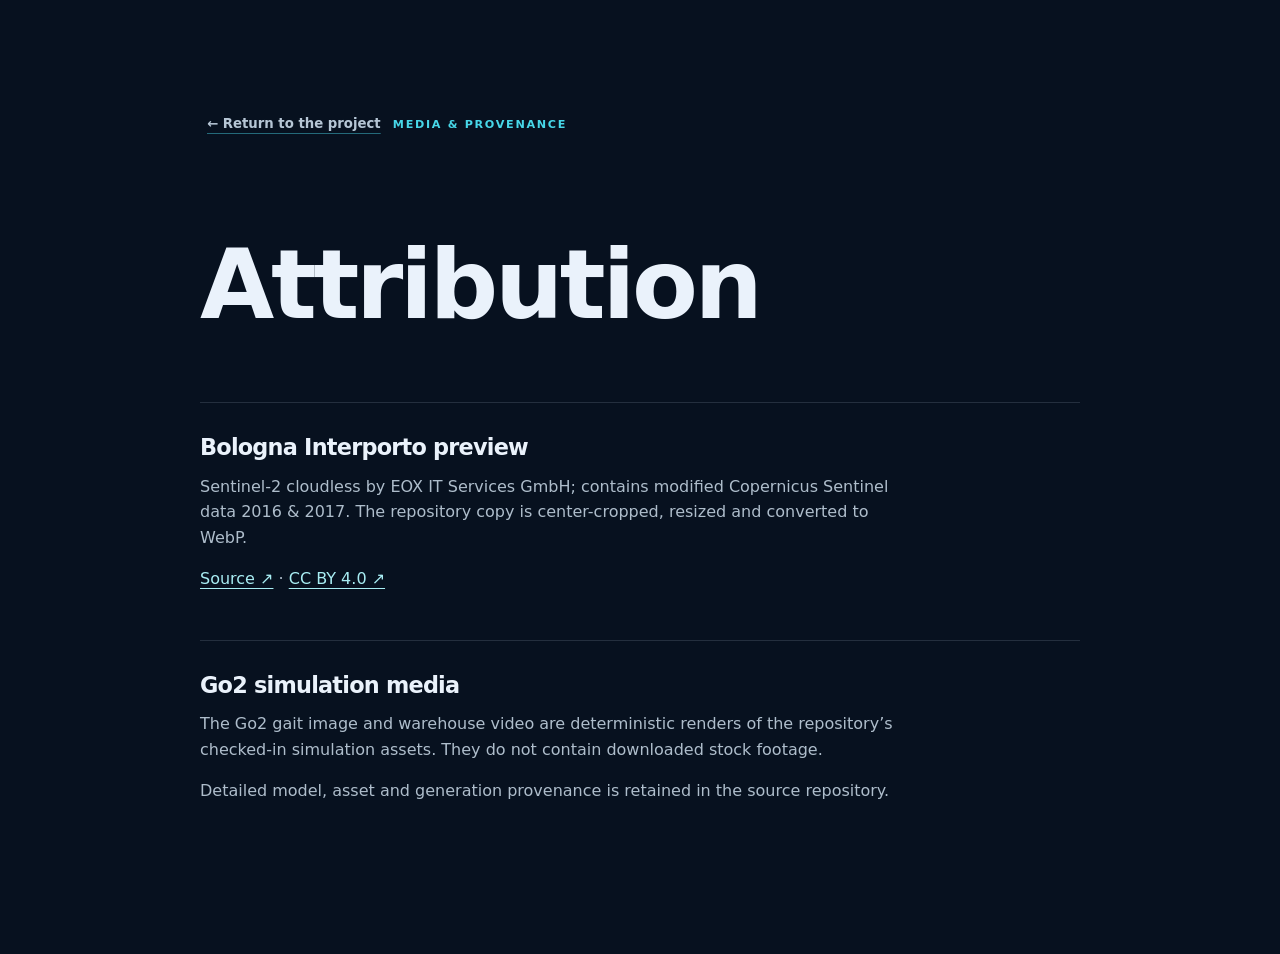
<file: attribution.html>
<!doctype html>
<html lang="en">
<head>
  <meta charset="utf-8">
  <meta name="viewport" content="width=device-width, initial-scale=1">
  <meta name="theme-color" content="#07111f">
  <title>Media Attribution | LLM-Driven Mission Control</title>
  <link rel="icon" href="assets/team/duckster-team-icon.png" type="image/png">
  <link rel="stylesheet" href="styles.css">
</head>
<body>
  <main class="legal-page">
    <a class="text-link" href="index.html#home">← Return to the project</a>
    <span class="criterion-weight">MEDIA &amp; PROVENANCE</span>
    <h1>Attribution</h1>

    <section>
      <h2>Bologna Interporto preview</h2>
      <p>Sentinel-2 cloudless by EOX IT Services GmbH; contains modified Copernicus Sentinel data 2016 &amp; 2017. The repository copy is center-cropped, resized and converted to WebP.</p>
      <p><a href="https://new.eox.at/2017/08/sentinel-2-global-cloudless-mosaic/" target="_blank" rel="noopener">Source ↗</a> · <a href="https://creativecommons.org/licenses/by/4.0/" target="_blank" rel="noopener">CC BY 4.0 ↗</a></p>
    </section>

    <section>
      <h2>Go2 simulation media</h2>
      <p>The Go2 gait image and warehouse video are deterministic renders of the repository’s checked-in simulation assets. They do not contain downloaded stock footage.</p>
      <p>Detailed model, asset and generation provenance is retained in the source repository.</p>
    </section>
  </main>
</body>
</html>
</file>
<file: styles.css>
:root {
  --ink: #eaf2fb;
  --ink-muted: #95a7ba;
  --ink-dark: #142234;
  --paper: #f5f7f8;
  --paper-soft: #edf1f3;
  --night: #07111f;
  --night-soft: #0b192a;
  --panel: #0d1d30;
  --line: rgba(149, 167, 186, 0.2);
  --line-dark: rgba(20, 34, 52, 0.14);
  --cyan: #47d7e8;
  --cyan-soft: #a8edf3;
  --green: #74e0a5;
  --amber: #f4bd63;
  --red: #ff7d78;
  --navy: #12345a;
  --max-width: 1240px;
  --header-height: 76px;
  --radius: 4px;
  --shadow: 0 24px 70px rgba(0, 0, 0, 0.18);
}

* {
  box-sizing: border-box;
}

html {
  min-width: 320px;
  scroll-behavior: smooth;
}

body {
  margin: 0;
  color: var(--ink-dark);
  background: var(--paper);
  font-family: Inter, ui-sans-serif, system-ui, -apple-system, BlinkMacSystemFont, "Segoe UI", sans-serif;
  font-size: 16px;
  line-height: 1.6;
  text-rendering: optimizeLegibility;
}

button,
a {
  -webkit-tap-highlight-color: transparent;
}

a {
  color: inherit;
}

button {
  font: inherit;
}

img,
video {
  display: block;
  max-width: 100%;
}

h1,
h2,
h3,
p,
blockquote {
  margin-top: 0;
}

h1,
h2,
h3 {
  line-height: 1.08;
  letter-spacing: -0.035em;
}

h1 {
  font-size: clamp(3rem, 7vw, 6.7rem);
}

h2 {
  font-size: clamp(2rem, 4vw, 3.8rem);
}

h3 {
  font-size: 1.25rem;
}

code,
pre {
  font-family: "SFMono-Regular", Consolas, "Liberation Mono", monospace;
}

.sr-only {
  position: absolute;
  width: 1px;
  height: 1px;
  padding: 0;
  margin: -1px;
  overflow: hidden;
  clip: rect(0, 0, 0, 0);
  white-space: nowrap;
  border: 0;
}

.skip-link {
  position: fixed;
  top: 8px;
  left: 8px;
  z-index: 200;
  padding: 10px 14px;
  color: var(--night);
  background: var(--cyan);
  transform: translateY(-160%);
  transition: transform 160ms ease;
}

.skip-link:focus {
  transform: translateY(0);
}

.site-header {
  position: sticky;
  top: 0;
  z-index: 100;
  min-height: var(--header-height);
  display: flex;
  align-items: center;
  gap: 26px;
  padding: 0 clamp(20px, 4vw, 64px);
  color: var(--ink);
  background: rgba(7, 17, 31, 0.96);
  border-bottom: 1px solid rgba(255, 255, 255, 0.08);
  backdrop-filter: blur(18px);
}

.brand {
  min-width: max-content;
  display: flex;
  align-items: center;
  gap: 12px;
  color: inherit;
  text-decoration: none;
}

.brand-mark {
  width: 84px;
  height: 60px;
  flex: 0 0 84px;
  display: grid;
  place-items: center;
}

.brand-mark img {
  width: 100%;
  height: 100%;
  object-fit: contain;
  object-position: center;
  transform: translateY(-8px);
}

.brand strong,
.brand small {
  display: block;
}

.brand strong {
  max-width: 190px;
  overflow: hidden;
  text-overflow: ellipsis;
  font-size: 0.82rem;
  letter-spacing: 0.04em;
  white-space: nowrap;
}

.brand small {
  margin-top: 1px;
  color: var(--ink-muted);
  font-size: 0.65rem;
  letter-spacing: 0.08em;
  text-transform: uppercase;
}

.primary-nav {
  min-width: 0;
  margin-left: auto;
}

.tab-list {
  display: flex;
  align-items: stretch;
  gap: 4px;
}

.nav-tab {
  min-height: var(--header-height);
  padding: 0 clamp(8px, 1vw, 16px);
  position: relative;
  color: #aebccc;
  background: transparent;
  border: 0;
  cursor: pointer;
  font-size: clamp(0.68rem, 0.78vw, 0.79rem);
  font-weight: 650;
  letter-spacing: 0.035em;
  white-space: nowrap;
}

.nav-tab::after {
  content: "";
  position: absolute;
  right: 12px;
  bottom: -1px;
  left: 12px;
  height: 2px;
  background: var(--cyan);
  transform: scaleX(0);
  transition: transform 180ms ease;
}

.nav-tab:hover,
.nav-tab:focus-visible,
.nav-tab.is-active {
  color: #fff;
  outline: none;
}

.nav-tab.is-active::after {
  transform: scaleX(1);
}

.nav-toggle {
  display: none;
  width: 42px;
  height: 42px;
  margin-left: auto;
  padding: 10px;
  background: transparent;
  border: 1px solid var(--line);
}

.nav-toggle > span:not(.sr-only) {
  display: block;
  width: 100%;
  height: 1px;
  margin: 5px 0;
  background: var(--ink);
}

.page-panel[hidden] {
  display: none;
}

.page-panel.is-active {
  animation: panel-in 340ms ease both;
}

@keyframes panel-in {
  from { opacity: 0; transform: translateY(8px); }
  to { opacity: 1; transform: translateY(0); }
}

.content-shell {
  width: min(calc(100% - 40px), var(--max-width));
  margin: 0 auto;
}

.hero {
  min-height: calc(100vh - var(--header-height));
  position: relative;
  display: grid;
  grid-template-columns: minmax(0, 1.03fr) minmax(440px, 0.97fr);
  align-items: center;
  gap: clamp(40px, 7vw, 100px);
  padding: clamp(70px, 9vw, 130px) max(20px, calc((100vw - var(--max-width)) / 2));
  overflow: hidden;
  color: var(--ink);
  background:
    radial-gradient(circle at 75% 32%, rgba(40, 134, 160, 0.18), transparent 28%),
    linear-gradient(135deg, #06101d 0%, #091829 58%, #07111f 100%);
}

.hero-grid {
  position: absolute;
  inset: 0;
  opacity: 0.18;
  background-image:
    linear-gradient(rgba(149, 167, 186, 0.16) 1px, transparent 1px),
    linear-gradient(90deg, rgba(149, 167, 186, 0.16) 1px, transparent 1px);
  background-size: 72px 72px;
  mask-image: linear-gradient(90deg, transparent 8%, #000 55%, transparent 100%);
}

.hero-glow {
  position: absolute;
  width: 440px;
  height: 440px;
  top: 8%;
  right: 12%;
  border: 1px solid rgba(71, 215, 232, 0.12);
  border-radius: 50%;
  box-shadow: 0 0 0 70px rgba(71, 215, 232, 0.025), 0 0 0 140px rgba(71, 215, 232, 0.018);
}

.hero-copy,
.hero-visual {
  position: relative;
  z-index: 1;
}

.eyebrow,
.criterion-weight,
.section-index {
  display: inline-flex;
  align-items: center;
  gap: 9px;
  color: var(--cyan-soft);
  font-size: 0.7rem;
  font-weight: 750;
  letter-spacing: 0.15em;
  text-transform: uppercase;
}

.status-dot {
  width: 7px;
  height: 7px;
  display: inline-block;
  background: var(--green);
  border-radius: 50%;
  box-shadow: 0 0 0 5px rgba(116, 224, 165, 0.1), 0 0 18px rgba(116, 224, 165, 0.8);
}

.status-dot.amber {
  flex: 0 0 auto;
  background: var(--amber);
  box-shadow: 0 0 0 5px rgba(244, 189, 99, 0.1), 0 0 18px rgba(244, 189, 99, 0.6);
}

.hero h1 {
  max-width: 780px;
  margin: 25px 0 28px;
  font-size: clamp(3.1rem, 4.5vw, 5.1rem);
  letter-spacing: -0.055em;
}

.hero h1 span {
  color: var(--cyan);
}

.hero-lead {
  max-width: 660px;
  color: #b8c6d5;
  font-size: clamp(1.02rem, 1.5vw, 1.3rem);
}

.hero-actions {
  display: flex;
  flex-wrap: wrap;
  align-items: center;
  gap: 13px;
  margin-top: 34px;
}

.button {
  min-height: 48px;
  display: inline-flex;
  align-items: center;
  justify-content: center;
  gap: 18px;
  padding: 0 20px;
  text-decoration: none;
  border: 1px solid transparent;
  border-radius: 2px;
  cursor: pointer;
  font-size: 0.84rem;
  font-weight: 750;
  letter-spacing: 0.035em;
  transition: transform 150ms ease, background 150ms ease, border-color 150ms ease;
}

.button:hover,
.button:focus-visible {
  transform: translateY(-2px);
  outline: none;
}

.button-primary {
  color: #04121d;
  background: var(--cyan);
  box-shadow: 0 12px 30px rgba(71, 215, 232, 0.16);
}

.button-primary:hover {
  background: #6be4f0;
}

.button-secondary {
  color: inherit;
  background: rgba(255, 255, 255, 0.035);
  border-color: rgba(255, 255, 255, 0.2);
}

.button-secondary:hover {
  border-color: rgba(71, 215, 232, 0.55);
}

.text-link {
  padding: 11px 7px;
  color: #b6c6d5;
  font-size: 0.83rem;
  font-weight: 650;
  text-decoration-color: rgba(71, 215, 232, 0.45);
  text-underline-offset: 5px;
}

.visual-frame {
  position: relative;
  padding: 16px;
  background: rgba(11, 25, 42, 0.92);
  border: 1px solid rgba(71, 215, 232, 0.24);
  box-shadow: 0 36px 100px rgba(0, 0, 0, 0.45);
}

.visual-frame::before,
.visual-frame::after {
  content: "";
  position: absolute;
  width: 28px;
  height: 28px;
  border-color: var(--cyan);
}

.visual-frame::before {
  top: -6px;
  left: -6px;
  border-top: 1px solid;
  border-left: 1px solid;
}

.visual-frame::after {
  right: -6px;
  bottom: -6px;
  border-right: 1px solid;
  border-bottom: 1px solid;
}

.visual-toolbar {
  display: flex;
  align-items: center;
  gap: 6px;
  padding: 2px 1px 14px;
  border-bottom: 1px solid var(--line);
}

.visual-toolbar > span {
  width: 6px;
  height: 6px;
  background: #577085;
  border-radius: 50%;
}

.visual-toolbar > span:first-child {
  background: var(--green);
}

.visual-toolbar small {
  margin-left: auto;
  color: var(--green);
  font-size: 0.6rem;
  font-weight: 700;
  letter-spacing: 0.12em;
}

.command-card {
  margin: 15px 0;
  padding: 16px 18px;
  background: #0a1626;
  border-left: 2px solid var(--cyan);
}

.command-card small,
.telemetry-row small,
.architecture-flow small,
.support-layers small,
.price-card small,
.business-metrics small {
  color: var(--ink-muted);
  font-size: 0.59rem;
  font-weight: 750;
  letter-spacing: 0.13em;
}

.command-card p {
  margin: 8px 0 9px;
  color: #d9e5ef;
  font-size: 0.82rem;
  line-height: 1.5;
}

.command-state {
  color: var(--green);
  font-size: 0.65rem;
  font-weight: 650;
}

.mission-frame-title {
  padding: 20px 2px 5px;
}

.mission-frame-title small,
.pipeline-step small,
.mission-output small {
  display: block;
  color: var(--ink-muted);
  font-size: 0.57rem;
  font-weight: 750;
  letter-spacing: 0.13em;
}

.mission-frame-title strong {
  display: block;
  margin-top: 5px;
  color: #e8f0f7;
  font-size: 1rem;
  line-height: 1.35;
}

.hero-pipeline {
  display: grid;
  gap: 0;
  margin: 16px 0;
}

.pipeline-step {
  min-height: 66px;
  display: grid;
  grid-template-columns: 42px 1fr;
  align-items: center;
  gap: 13px;
  padding: 10px 15px;
  background: rgba(255, 255, 255, 0.025);
  border: 1px solid var(--line);
}

.pipeline-step > span {
  width: 34px;
  height: 34px;
  display: grid;
  place-items: center;
  color: var(--night);
  background: var(--cyan);
  border-radius: 50%;
  font-size: 0.62rem;
  font-weight: 850;
}

.pipeline-step strong {
  display: block;
  margin-top: 2px;
  color: #dce7ef;
  font-size: 0.76rem;
}

.pipeline-connector {
  height: 18px;
  display: grid;
  place-items: center;
  color: var(--cyan);
  font-size: 0.8rem;
}

.mission-output {
  min-height: 62px;
  display: grid;
  grid-template-columns: 1fr auto;
  align-items: center;
  gap: 18px;
  padding: 13px 16px;
  background: rgba(116, 224, 165, 0.065);
  border: 1px solid rgba(116, 224, 165, 0.26);
}

.mission-output strong {
  display: block;
  margin-top: 2px;
  color: #dff6e8;
  font-size: 0.75rem;
}

.mission-output b {
  color: var(--green);
  font-size: 0.6rem;
  letter-spacing: 0.1em;
}

.route-map {
  min-height: 290px;
  position: relative;
  overflow: hidden;
  background:
    radial-gradient(circle at 72% 42%, rgba(71, 215, 232, 0.14), transparent 4%, transparent 14%),
    linear-gradient(rgba(149, 167, 186, 0.09) 1px, transparent 1px),
    linear-gradient(90deg, rgba(149, 167, 186, 0.09) 1px, transparent 1px),
    #081522;
  background-size: auto, 32px 32px, 32px 32px, auto;
  border: 1px solid rgba(255, 255, 255, 0.06);
}

.route-map::before,
.route-map::after {
  content: "";
  position: absolute;
  border: 1px solid rgba(71, 215, 232, 0.16);
}

.route-map::before {
  inset: 15% 8% 13% 11%;
}

.route-map::after {
  inset: 28% 27% 30% 31%;
}

.robot-sprite {
  width: 94px;
  height: 82px;
  position: absolute;
  z-index: 4;
  right: 18%;
  bottom: 19%;
  background: url("assets/go2-mujoco-rear.webp") left center / 900% 100% no-repeat;
  filter: drop-shadow(0 10px 12px rgba(0, 0, 0, 0.55));
}

.route-line {
  height: 2px;
  position: absolute;
  z-index: 2;
  background: linear-gradient(90deg, var(--cyan), var(--green));
  box-shadow: 0 0 10px rgba(71, 215, 232, 0.5);
  transform-origin: left center;
}

.route-one {
  width: 47%;
  top: 67%;
  left: 16%;
  transform: rotate(-18deg);
}

.route-two {
  width: 34%;
  top: 52%;
  left: 58%;
  transform: rotate(-40deg);
}

.route-node {
  width: 28px;
  height: 28px;
  position: absolute;
  z-index: 3;
  display: grid;
  place-items: center;
  color: var(--night);
  background: var(--cyan);
  border-radius: 50%;
  box-shadow: 0 0 0 5px rgba(71, 215, 232, 0.09);
  font-size: 0.62rem;
  font-weight: 800;
}

.node-a { left: 13%; bottom: 19%; }
.node-b { left: 56%; top: 42%; }
.node-c { right: 8%; top: 18%; background: var(--green); }

.telemetry-row {
  display: grid;
  grid-template-columns: repeat(3, 1fr);
  gap: 8px;
  margin-top: 12px;
}

.telemetry-row > div {
  padding: 10px;
  background: rgba(255, 255, 255, 0.025);
  border: 1px solid var(--line);
}

.telemetry-row strong,
.telemetry-row small {
  display: block;
}

.telemetry-row strong {
  margin-top: 3px;
  color: var(--green);
  font-size: 0.72rem;
}

.home-content {
  padding: 0 0 110px;
}

.team-strip {
  display: flex;
  flex-direction: column;
  align-items: center;
  gap: 46px;
  padding: 76px 0 82px;
  text-align: center;
  border-bottom: 1px solid var(--line-dark);
}

.team-strip h2 {
  margin: 6px 0 0;
  font-size: clamp(1.45rem, 2.5vw, 2.1rem);
}

.member-list {
  width: 100%;
  display: flex;
  align-items: flex-start;
  justify-content: center;
  gap: clamp(48px, 9vw, 120px);
}

.member-card {
  width: min(240px, 42vw);
  position: relative;
  display: flex;
  flex-direction: column;
  align-items: center;
  color: var(--ink-dark);
  background: transparent;
  border: 0;
  text-decoration: none;
  box-shadow: none;
  transition: transform 180ms ease;
}

.member-card::after {
  display: none;
}

.member-card:hover,
.member-card:focus-visible {
  outline: none;
  transform: translateY(-4px);
}

.member-card:focus-visible .member-photo {
  outline: 3px solid rgba(71, 215, 232, 0.45);
  outline-offset: 5px;
}

.member-photo {
  width: clamp(160px, 17vw, 210px);
  aspect-ratio: 1;
  position: relative;
  display: block;
  overflow: hidden;
  order: 2;
  margin-top: 20px;
  background: #dce6e9;
  border: 1px solid rgba(31, 104, 127, 0.18);
  border-radius: 50%;
  box-shadow: 0 18px 48px rgba(21, 57, 76, 0.14);
  transition: border-color 180ms ease, box-shadow 180ms ease;
}

.member-photo::after {
  content: "";
  position: absolute;
  inset: 0;
  pointer-events: none;
  border-radius: inherit;
  box-shadow: inset 0 0 0 8px rgba(245, 247, 248, 0.12);
  background: linear-gradient(180deg, transparent 66%, rgba(7, 17, 31, 0.08));
}

.member-photo img {
  width: 100%;
  height: 100%;
  position: absolute;
  inset: 0;
  object-fit: cover;
  object-position: 50% 26%;
  filter: saturate(0.88) contrast(1.02);
}

.member-details {
  min-width: 0;
  display: flex;
  flex-direction: column;
  align-items: center;
  order: 1;
  padding: 0;
}

.member-details small,
.member-details strong,
.member-details > span {
  display: block;
}

.member-details small {
  color: #487185;
  font-size: 0.59rem;
  font-weight: 750;
  letter-spacing: 0.13em;
  text-transform: uppercase;
}

.member-details strong {
  margin: 7px 0 5px;
  color: var(--ink-dark);
  font-size: clamp(1rem, 1.7vw, 1.35rem);
  line-height: 1.16;
  letter-spacing: -0.03em;
}

.member-details > span {
  color: #6b7e90;
  font-size: 0.69rem;
  font-weight: 650;
}

.member-details i {
  margin-left: 4px;
  color: #27859c;
  font-style: normal;
}

.member-card:hover .member-photo {
  border-color: rgba(39, 133, 156, 0.55);
  box-shadow: 0 22px 56px rgba(21, 57, 76, 0.2), 0 0 0 6px rgba(71, 215, 232, 0.07);
}

.member-card:hover .member-details strong {
  color: #176c82;
}

.section-index {
  color: #2f7185;
}

.metric-grid {
  display: grid;
  grid-template-columns: repeat(4, 1fr);
  margin: 70px 0 120px;
  border-top: 1px solid var(--line-dark);
  border-left: 1px solid var(--line-dark);
}

.metric-card {
  min-height: 190px;
  display: flex;
  flex-direction: column;
  justify-content: flex-end;
  padding: 25px;
  background: #fff;
  border-right: 1px solid var(--line-dark);
  border-bottom: 1px solid var(--line-dark);
}

.metric-card strong {
  color: var(--navy);
  font-size: 3.1rem;
  line-height: 1;
  letter-spacing: -0.05em;
}

.metric-card span {
  max-width: 150px;
  margin-top: 12px;
  color: #617286;
  font-size: 0.76rem;
  font-weight: 650;
  line-height: 1.4;
}

.section-heading {
  display: grid;
  grid-template-columns: 1.4fr 0.6fr;
  align-items: end;
  gap: 50px;
  margin-bottom: 42px;
}

.section-heading h2 {
  max-width: 760px;
  margin: 8px 0 0;
}

.section-heading > p {
  margin: 0 0 8px;
  color: #65758a;
}

.process-flow {
  display: grid;
  grid-template-columns: repeat(5, 1fr);
  border-top: 1px solid var(--line-dark);
}

.process-flow article {
  min-height: 230px;
  position: relative;
  padding: 25px 22px;
  border-right: 1px solid var(--line-dark);
}

.process-flow article:first-child {
  border-left: 1px solid var(--line-dark);
}

.process-flow article::after {
  content: "→";
  position: absolute;
  top: 18px;
  right: -9px;
  z-index: 2;
  color: #5e93a3;
  background: var(--paper);
}

.process-flow article:last-child::after {
  display: none;
}

.process-flow span,
.execution-steps > li > span,
.path-grid article > span,
.card-number {
  color: #3a879d;
  font-size: 0.68rem;
  font-weight: 800;
  letter-spacing: 0.12em;
}

.process-flow h3 {
  margin: 60px 0 12px;
}

.process-flow p,
.info-card p,
.safety-grid p,
.execution-steps p,
.path-grid p {
  color: #68788b;
  font-size: 0.88rem;
}

.page-hero {
  min-height: 430px;
  display: grid;
  grid-template-columns: 1.2fr 0.8fr;
  align-items: end;
  gap: 70px;
  padding: 90px max(20px, calc((100vw - var(--max-width)) / 2)) 75px;
  color: var(--ink);
  background:
    radial-gradient(circle at 84% 20%, rgba(71, 215, 232, 0.12), transparent 30%),
    linear-gradient(120deg, #07111f, #0b1c30);
}

.page-hero h1 {
  margin: 20px 0 0;
  font-size: clamp(3rem, 6vw, 6rem);
}

.page-hero > p {
  max-width: 520px;
  margin-bottom: 11px;
  color: #b4c3d2;
  font-size: 1.1rem;
}

.page-hero > *,
.offer-hero > *,
.section-heading > * {
  min-width: 0;
}

.criterion-weight {
  color: var(--cyan);
}

.section-stack {
  display: grid;
  grid-template-columns: minmax(0, 1fr);
  gap: 120px;
  padding-top: 100px;
  padding-bottom: 120px;
}

.section-stack > * {
  min-width: 0;
}

.split-feature,
.skill-contract,
.demo-stage,
.offer-hero {
  display: grid;
  grid-template-columns: 1fr 1fr;
  align-items: center;
  gap: clamp(45px, 8vw, 105px);
}

.feature-image {
  position: relative;
  min-height: 480px;
  overflow: hidden;
  background: var(--night-soft);
  box-shadow: var(--shadow);
}

.feature-image img {
  width: 100%;
  height: 480px;
  object-fit: cover;
  filter: saturate(0.72) contrast(1.08);
  transform: scale(1.02);
}

.feature-image.image-project {
  min-height: 0;
  aspect-ratio: 16 / 9;
  background: #dfe7ea;
}

.feature-image.image-project img {
  height: 100%;
  object-fit: contain;
  filter: none;
  transform: none;
}

.feature-copy h2,
.contract-intro h2,
.demo-copy h2,
.offer-hero h2 {
  margin: 13px 0 23px;
  font-size: clamp(2.2rem, 4vw, 4rem);
}

.feature-copy > p,
.contract-intro > p,
.demo-copy > p,
.offer-hero p {
  color: #627489;
  font-size: 1rem;
}

blockquote {
  margin: 30px 0 0;
  padding: 25px 0 25px 28px;
  color: #1c4158;
  border-left: 2px solid var(--cyan);
  font-size: 1.08rem;
  font-weight: 670;
  line-height: 1.55;
}

.card-grid {
  display: grid;
}

.four-up {
  grid-template-columns: repeat(4, 1fr);
}

.info-card {
  min-height: 260px;
  padding: 26px;
  background: #fff;
  border-top: 1px solid var(--line-dark);
  border-right: 1px solid var(--line-dark);
  border-bottom: 1px solid var(--line-dark);
}

.info-card:first-child {
  border-left: 1px solid var(--line-dark);
}

.info-card h3 {
  margin: 72px 0 12px;
}

.boundary-callout {
  display: grid;
  grid-template-columns: 1fr 1fr;
  gap: 70px;
  padding: 48px;
  color: var(--ink);
  background: var(--navy);
}

.boundary-callout .section-index {
  color: var(--cyan-soft);
}

.boundary-callout h2 {
  margin: 10px 0 0;
  font-size: clamp(2rem, 3.3vw, 3.2rem);
}

.boundary-callout p {
  margin: 10px 0 0;
  color: #c3d0dc;
}

.architecture-board {
  padding: clamp(25px, 5vw, 65px);
  color: var(--ink);
  background:
    linear-gradient(rgba(149, 167, 186, 0.055) 1px, transparent 1px),
    linear-gradient(90deg, rgba(149, 167, 186, 0.055) 1px, transparent 1px),
    var(--night);
  background-size: 42px 42px, 42px 42px, auto;
  box-shadow: var(--shadow);
}

.board-header {
  margin-bottom: 50px;
  text-align: center;
}

.board-header h2 {
  max-width: 760px;
  margin: 16px auto 0;
  font-size: clamp(2rem, 3.4vw, 3.4rem);
}

.live-pill {
  display: inline-flex;
  align-items: center;
  gap: 8px;
  padding: 7px 12px;
  color: var(--green);
  background: rgba(116, 224, 165, 0.06);
  border: 1px solid rgba(116, 224, 165, 0.2);
  font-size: 0.66rem;
  font-weight: 750;
  letter-spacing: 0.09em;
  text-transform: uppercase;
}

.live-pill i {
  width: 6px;
  height: 6px;
  background: var(--green);
  border-radius: 50%;
}

.architecture-flow {
  width: min(100%, 640px);
  margin: 0 auto;
}

.architecture-flow article,
.support-layers article {
  padding: 17px 22px;
  background: rgba(17, 41, 65, 0.92);
  border: 1px solid rgba(110, 161, 185, 0.28);
  text-align: center;
}

.architecture-flow article.llm-layer {
  background: rgba(71, 215, 232, 0.055);
  border-color: rgba(71, 215, 232, 0.68);
}

.architecture-flow .llm-layer small {
  color: var(--cyan);
}

.architecture-flow h3,
.support-layers h3 {
  margin: 4px 0 5px;
  color: #fff;
  font-size: 1rem;
  letter-spacing: -0.015em;
}

.architecture-flow p,
.support-layers p {
  margin: 0;
  color: #aabaca;
  font-size: 0.78rem;
}

.flow-arrow {
  height: 25px;
  display: grid;
  place-items: center;
  color: var(--cyan);
}

.support-layers {
  display: grid;
  grid-template-columns: repeat(3, 1fr);
  gap: 24px;
  margin-top: 44px;
}

.support-layers article:first-child {
  border-color: rgba(244, 189, 99, 0.38);
}

.support-layers article:last-child {
  border-color: rgba(116, 224, 165, 0.38);
}

.architecture-authority article {
  display: flex;
  flex-direction: column;
}

.architecture-authority h3 {
  margin: 12px 0 0;
  font-size: clamp(1.35rem, 2.2vw, 2rem);
}

.task-vocabulary {
  display: flex;
  flex-wrap: wrap;
  gap: 8px;
  margin-top: 32px;
}

.task-vocabulary code {
  display: inline-flex;
  padding: 8px 10px;
  color: #176c82;
  background: #eef9fa;
  border: 1px solid rgba(39, 133, 156, 0.2);
  font-size: 0.7rem;
}

.architecture-authority article > p {
  margin-top: auto;
  padding-top: 30px;
}

.table-note {
  margin: 18px 0 0;
  padding-left: 18px;
  color: #65758a;
  border-left: 2px solid var(--cyan);
  font-size: 0.82rem;
}

.safety-grid {
  display: grid;
  grid-template-columns: repeat(3, 1fr);
  border-top: 1px solid var(--line-dark);
  border-left: 1px solid var(--line-dark);
}

.safety-grid article {
  min-height: 190px;
  padding: 27px;
  background: #fff;
  border-right: 1px solid var(--line-dark);
  border-bottom: 1px solid var(--line-dark);
}

.safety-grid article::before {
  content: "";
  width: 20px;
  height: 2px;
  display: block;
  margin-bottom: 42px;
  background: var(--cyan);
}

.safety-grid h3 {
  margin-bottom: 10px;
  font-size: 1.05rem;
}

.code-card {
  margin: 0;
  padding: 34px;
  overflow-x: auto;
  color: #b6c4d3;
  background: var(--night);
  border: 1px solid rgba(71, 215, 232, 0.18);
  box-shadow: var(--shadow);
  font-size: clamp(0.75rem, 1.2vw, 0.94rem);
  line-height: 1.9;
}

.code-card b {
  color: var(--cyan-soft);
  font-weight: 500;
}

.code-card em {
  color: var(--green);
  font-style: normal;
}

.code-card span {
  color: var(--amber);
}

.execution-steps {
  display: grid;
  grid-template-columns: repeat(7, 1fr);
  margin: 0;
  padding: 0;
  list-style: none;
  border-top: 1px solid var(--line-dark);
}

.execution-steps li {
  min-height: 240px;
  position: relative;
  padding: 24px 17px;
  border-right: 1px solid var(--line-dark);
  border-bottom: 1px solid var(--line-dark);
}

.execution-steps li:first-child {
  border-left: 1px solid var(--line-dark);
}

.execution-steps li::after {
  content: "›";
  position: absolute;
  top: 17px;
  right: -6px;
  z-index: 2;
  color: #59899a;
  background: var(--paper);
}

.execution-steps li:last-child::after {
  display: none;
}

.execution-steps h3 {
  margin: 64px 0 10px;
  font-size: 1rem;
}

.execution-steps p {
  font-size: 0.78rem;
}

.contract-columns {
  display: grid;
  grid-template-columns: 1fr 1fr;
  gap: 25px;
}

.contract-columns article {
  padding: clamp(28px, 4vw, 48px);
  background: #fff;
  border: 1px solid var(--line-dark);
}

.check-list {
  margin: 28px 0 0;
  padding: 0;
  list-style: none;
}

.check-list li {
  position: relative;
  padding: 13px 0 13px 27px;
  color: #526579;
  border-bottom: 1px solid var(--line-dark);
  font-size: 0.9rem;
}

.check-list li::before {
  content: "";
  width: 7px;
  height: 7px;
  position: absolute;
  top: 21px;
  left: 1px;
  background: var(--green);
  border-radius: 50%;
  box-shadow: 0 0 0 4px rgba(116, 224, 165, 0.12);
}

.check-list.deny-list li::before {
  background: var(--red);
  box-shadow: 0 0 0 4px rgba(255, 125, 120, 0.14);
}

.contract-columns article > p {
  margin: 26px 0 0;
  color: #627489;
  font-size: 0.87rem;
  line-height: 1.72;
}

.video-shell {
  position: relative;
  min-height: 380px;
  overflow: hidden;
  background: var(--night);
  box-shadow: var(--shadow);
}

.video-shell video {
  width: 100%;
  min-height: 380px;
  object-fit: cover;
}

.demo-copy blockquote {
  margin-top: 22px;
}

.full-demo-card {
  display: grid;
  grid-template-columns: 1.35fr 1fr;
  align-items: center;
  gap: clamp(34px, 5vw, 70px);
  padding: clamp(32px, 5vw, 58px);
  color: var(--ink);
  background: var(--night);
  border: 1px solid rgba(71, 215, 232, 0.16);
  box-shadow: var(--shadow);
}

.full-demo-card .section-index {
  color: var(--cyan-soft);
}

.full-demo-card h2 {
  margin: 10px 0 0;
  font-size: clamp(1.9rem, 3.1vw, 2.9rem);
}

.full-demo-card p {
  margin: 16px 0 0;
  color: #c3d0dc;
}

.full-demo-card .button {
  margin-top: 28px;
}

.full-demo-card small {
  display: block;
  margin-top: 16px;
  color: var(--ink-muted);
  font-size: 0.74rem;
  line-height: 1.7;
}

.full-demo-facts {
  display: grid;
  grid-template-columns: repeat(2, minmax(0, 1fr));
  gap: 1px;
  margin: 0;
  background: rgba(149, 167, 186, 0.16);
  border: 1px solid rgba(149, 167, 186, 0.16);
}

.full-demo-facts > div {
  padding: 18px 20px;
  background: var(--night);
}

.full-demo-facts dt {
  color: var(--ink-muted);
  font-size: 0.62rem;
  font-weight: 700;
  letter-spacing: 0.14em;
  text-transform: uppercase;
}

.full-demo-facts dd {
  margin: 7px 0 0;
  font-size: 0.92rem;
  font-weight: 650;
  font-variant-numeric: tabular-nums;
}

.demo-library {
  width: 100%;
  min-width: 0;
  max-width: 100%;
  overflow: hidden;
}

.demo-library-heading {
  margin-bottom: 34px;
}

.clip-explorer {
  width: 100%;
  min-width: 0;
  max-width: 100%;
  overflow: hidden;
  color: var(--ink);
  background: var(--night);
  border: 1px solid rgba(71, 215, 232, 0.16);
  box-shadow: var(--shadow);
}

.clip-tab-list {
  width: 100%;
  min-width: 0;
  max-width: 100%;
  display: grid;
  grid-template-columns: repeat(5, minmax(150px, 1fr));
  overflow-x: auto;
  border-bottom: 1px solid rgba(149, 167, 186, 0.18);
  -ms-overflow-style: none;
  scrollbar-width: none;
}

.clip-tab-list::-webkit-scrollbar {
  display: none;
}

.clip-tab {
  min-height: 82px;
  display: flex;
  flex-direction: column;
  align-items: flex-start;
  justify-content: center;
  gap: 5px;
  padding: 15px 18px;
  position: relative;
  color: #8fa3b7;
  background: #091625;
  border: 0;
  border-right: 1px solid rgba(149, 167, 186, 0.14);
  cursor: pointer;
  text-align: left;
}

.clip-tab:last-child {
  border-right: 0;
}

.clip-tab::after {
  content: "";
  height: 2px;
  position: absolute;
  right: 18px;
  bottom: -1px;
  left: 18px;
  background: var(--cyan);
  transform: scaleX(0);
  transform-origin: left center;
  transition: transform 180ms ease;
}

.clip-tab span {
  color: #5e7b91;
  font-family: "SFMono-Regular", Consolas, monospace;
  font-size: 0.59rem;
  font-weight: 750;
  letter-spacing: 0.12em;
}

.clip-tab strong {
  color: inherit;
  font-size: 0.72rem;
  line-height: 1.3;
  letter-spacing: 0.015em;
}

.clip-tab:hover,
.clip-tab:focus-visible,
.clip-tab.is-active {
  color: #fff;
  background: #0d1e31;
  outline: none;
}

.clip-tab:focus-visible {
  box-shadow: inset 0 0 0 2px rgba(71, 215, 232, 0.58);
}

.clip-tab.is-active::after {
  transform: scaleX(1);
}

.clip-tab.is-active span {
  color: var(--cyan);
}

.clip-panel {
  width: 100%;
  min-width: 0;
  display: grid;
  grid-template-columns: minmax(0, 1.55fr) minmax(270px, 0.45fr);
  min-height: 480px;
}

.clip-panel[hidden] {
  display: none;
}

.clip-panel.is-active {
  animation: panel-in 280ms ease both;
}

.clip-media {
  min-width: 0;
  position: relative;
  display: flex;
  align-items: center;
  padding: clamp(18px, 3vw, 34px);
  background:
    radial-gradient(circle at 50% 50%, rgba(71, 215, 232, 0.08), transparent 50%),
    #050d17;
}

.clip-media video {
  width: 100%;
  aspect-ratio: 16 / 9;
  background: #02070c;
  border: 1px solid rgba(149, 167, 186, 0.18);
  box-shadow: 0 22px 55px rgba(0, 0, 0, 0.34);
}

.clip-arrow {
  width: 44px;
  height: 44px;
  padding: 0;
  position: absolute;
  z-index: 3;
  top: 50%;
  display: grid;
  place-items: center;
  color: #fff;
  background: rgba(7, 17, 31, 0.88);
  border: 1px solid rgba(71, 215, 232, 0.4);
  border-radius: 50%;
  box-shadow: 0 10px 28px rgba(0, 0, 0, 0.35);
  cursor: pointer;
  font-size: 0;
  line-height: 1;
  transition: color 150ms ease, background 150ms ease, border-color 150ms ease;
}

.clip-arrow::before {
  content: "";
  width: 13px;
  height: 2px;
  position: absolute;
  top: 50%;
  left: 50%;
  background: currentColor;
  transform: translate(-50%, -50%);
}

.clip-arrow::after {
  content: "";
  width: 7px;
  height: 7px;
  position: absolute;
  top: 50%;
  left: 50%;
  border-top: 2px solid currentColor;
  border-right: 2px solid currentColor;
}

.clip-arrow-previous::after {
  transform: translate(-72%, -50%) rotate(-135deg);
}

.clip-arrow-next::after {
  transform: translate(-28%, -50%) rotate(45deg);
}

.clip-arrow-previous {
  left: clamp(4px, 1.25vw, 18px);
  transform: translateY(-50%);
}

.clip-arrow-next {
  right: clamp(4px, 1.25vw, 18px);
  transform: translateY(-50%);
}

.clip-arrow:hover,
.clip-arrow:focus-visible {
  color: var(--night);
  background: var(--cyan);
  border-color: var(--cyan);
  outline: none;
}

.clip-arrow:focus-visible {
  box-shadow: 0 0 0 4px rgba(71, 215, 232, 0.2), 0 10px 28px rgba(0, 0, 0, 0.35);
}

.clip-copy {
  min-width: 0;
  display: flex;
  flex-direction: column;
  justify-content: center;
  padding: clamp(30px, 4vw, 52px);
  background: #0c1b2c;
  border-left: 1px solid rgba(149, 167, 186, 0.16);
}

.clip-kicker {
  color: var(--cyan);
  font-size: 0.62rem;
  font-weight: 750;
  letter-spacing: 0.13em;
}

.clip-copy h3 {
  margin: 18px 0 17px;
  color: #fff;
  font-size: clamp(1.7rem, 2.6vw, 2.55rem);
}

.clip-copy p {
  margin-bottom: 30px;
  color: #aebdcc;
  font-size: 0.9rem;
}

.clip-copy small {
  margin-top: auto;
  padding-top: 18px;
  color: #71869a;
  border-top: 1px solid rgba(149, 167, 186, 0.15);
  font-size: 0.65rem;
  font-weight: 650;
  letter-spacing: 0.055em;
  text-transform: uppercase;
}

.demo-timeline {
  display: grid;
  grid-template-columns: repeat(5, 1fr);
  border-top: 1px solid var(--line-dark);
}

.demo-timeline article {
  min-height: 230px;
  padding: 25px 22px;
  border-right: 1px solid var(--line-dark);
  border-bottom: 1px solid var(--line-dark);
}

.demo-timeline article:first-child {
  border-left: 1px solid var(--line-dark);
}

.demo-timeline span {
  color: #2f7e95;
  font-family: "SFMono-Regular", Consolas, monospace;
  font-size: 0.7rem;
  font-weight: 750;
}

.demo-timeline h3 {
  margin: 60px 0 11px;
  font-size: 1rem;
}

.demo-timeline p {
  color: #6b7b8d;
  font-size: 0.8rem;
}

.launch-card {
  position: relative;
  display: grid;
  grid-template-columns: 0.75fr 1.25fr;
  align-items: center;
  gap: 50px;
  padding: clamp(32px, 5vw, 58px);
  color: var(--ink);
  background: var(--night);
}

.launch-card .section-index {
  color: var(--cyan-soft);
}

.launch-card h2 {
  margin: 10px 0 0;
  font-size: clamp(2rem, 3.4vw, 3.2rem);
}

.launch-card pre {
  margin: 0;
  padding: 23px;
  overflow-x: auto;
  color: #b9ead0;
  background: rgba(0, 0, 0, 0.24);
  border: 1px solid var(--line);
  font-size: 0.75rem;
  line-height: 1.75;
}

.copy-button {
  position: absolute;
  right: 12px;
  bottom: 12px;
  padding: 7px 10px;
  color: #aebed0;
  background: rgba(255, 255, 255, 0.04);
  border: 1px solid var(--line);
  cursor: pointer;
  font-size: 0.65rem;
}

.pending-banner {
  display: flex;
  align-items: flex-start;
  gap: 18px;
  padding: 25px 28px;
  color: #674814;
  background: #fff7e9;
  border: 1px solid rgba(181, 122, 31, 0.22);
}

.pending-banner strong {
  display: block;
  margin-bottom: 3px;
}

.pending-banner p {
  margin: 0;
  color: #866a3c;
  font-size: 0.85rem;
}

.kpi-grid,
.business-metrics {
  display: grid;
  grid-template-columns: repeat(4, 1fr);
  border-top: 1px solid var(--line-dark);
  border-left: 1px solid var(--line-dark);
}

.kpi-grid article,
.business-metrics article {
  min-height: 230px;
  display: flex;
  flex-direction: column;
  justify-content: flex-end;
  padding: 25px;
  background: #fff;
  border-right: 1px solid var(--line-dark);
  border-bottom: 1px solid var(--line-dark);
}

.kpi-grid article > span,
.business-metrics small {
  order: -1;
  margin-bottom: auto;
  color: #61758a;
  font-size: 0.64rem;
  font-weight: 750;
  letter-spacing: 0.1em;
}

.kpi-grid strong,
.business-metrics strong {
  color: var(--navy);
  font-size: clamp(2.5rem, 4vw, 4rem);
  line-height: 1;
  letter-spacing: -0.055em;
}

.kpi-grid small,
.business-metrics span {
  margin-top: 12px;
  color: #768597;
  font-size: 0.7rem;
  line-height: 1.4;
}

.kpi-audit-strip {
  display: grid;
  grid-template-columns: repeat(4, 1fr);
  color: var(--ink);
  background: var(--night);
  border: 1px solid rgba(71, 215, 232, 0.16);
  box-shadow: var(--shadow);
}

.kpi-audit-strip article {
  min-height: 150px;
  display: flex;
  flex-direction: column;
  justify-content: flex-end;
  padding: 24px;
  border-right: 1px solid rgba(149, 167, 186, 0.16);
}

.kpi-audit-strip article:last-child {
  border-right: 0;
}

.kpi-audit-strip small {
  margin-bottom: auto;
  color: var(--cyan-soft);
  font-size: 0.59rem;
  font-weight: 750;
  letter-spacing: 0.13em;
}

.kpi-audit-strip strong {
  color: #fff;
  font-size: clamp(1.35rem, 2.4vw, 2.15rem);
  line-height: 1;
}

.kpi-audit-strip span {
  margin-top: 9px;
  color: #91a4b7;
  font-size: 0.7rem;
}

.method-table {
  border-top: 1px solid var(--line-dark);
  border-left: 1px solid var(--line-dark);
}

.method-table [role="row"] {
  display: grid;
  grid-template-columns: 0.7fr 1.4fr 0.7fr;
}

.method-table [role="row"] > * {
  padding: 18px 22px;
  background: #fff;
  border-right: 1px solid var(--line-dark);
  border-bottom: 1px solid var(--line-dark);
  color: #5d6f82;
  font-size: 0.82rem;
}

.method-table [role="row"]:first-child > * {
  color: var(--ink);
  background: var(--navy);
  font-size: 0.67rem;
  letter-spacing: 0.08em;
  text-transform: uppercase;
}

.method-table a {
  color: #0b6575;
  font-weight: 700;
  text-decoration-thickness: 1px;
  text-underline-offset: 3px;
}

.method-table a:hover {
  color: #063f4b;
}

.offer-hero {
  padding: clamp(35px, 5vw, 60px);
  color: var(--ink);
  background: var(--navy);
}

.offer-hero .section-index {
  color: var(--cyan-soft);
}

.offer-hero p {
  color: #c3d1dc;
}

.price-card {
  min-height: 260px;
  display: flex;
  flex-direction: column;
  justify-content: center;
  padding: 35px;
  color: var(--night);
  background: var(--cyan);
}

.price-card small {
  color: #285c68;
}

.price-card strong {
  margin: 21px 0 8px;
  font-size: clamp(3rem, 5vw, 5rem);
  line-height: 1;
  letter-spacing: -0.06em;
}

.price-card span {
  color: #235263;
  font-size: 0.8rem;
  font-weight: 650;
}

.path-grid {
  display: grid;
  grid-template-columns: repeat(3, 1fr);
  border-top: 1px solid var(--line-dark);
  border-left: 1px solid var(--line-dark);
}

.path-grid article {
  min-height: 270px;
  display: flex;
  flex-direction: column;
  padding: 28px;
  background: #fff;
  border-right: 1px solid var(--line-dark);
  border-bottom: 1px solid var(--line-dark);
}

.path-grid h3 {
  margin: 65px 0 11px;
}

.path-grid strong {
  margin-top: auto;
  color: var(--navy);
  font-size: 1.35rem;
}

.assumption-note {
  display: flex;
  gap: 35px;
  padding: 24px 28px;
  color: #7b6236;
  background: #fff8eb;
  border: 1px solid rgba(155, 108, 36, 0.18);
}

.assumption-note strong {
  min-width: max-content;
}

.assumption-note p {
  margin: 0;
  font-size: 0.85rem;
}

.site-footer {
  min-height: 140px;
  display: flex;
  align-items: center;
  justify-content: space-between;
  gap: 35px;
  padding: 35px max(20px, calc((100vw - var(--max-width)) / 2));
  color: #93a5b7;
  background: #050d17;
  border-top: 1px solid rgba(255, 255, 255, 0.08);
}

.site-footer strong,
.site-footer span {
  display: block;
}

.site-footer strong {
  margin-bottom: 3px;
  color: #e6edf4;
  font-size: 0.85rem;
}

.site-footer span,
.site-footer a {
  font-size: 0.7rem;
}

.site-footer > div:last-child {
  display: flex;
  align-items: center;
  gap: 20px;
}

.site-footer a {
  color: #c0cddb;
  text-underline-offset: 4px;
}

.site-footer a.footer-repo {
  display: inline-flex;
  align-items: center;
  gap: 9px;
  padding: 9px 15px;
  color: #e6edf4;
  background: rgba(255, 255, 255, 0.035);
  border: 1px solid rgba(255, 255, 255, 0.2);
  border-radius: 2px;
  font-weight: 700;
  letter-spacing: 0.035em;
  text-decoration: none;
  transition: transform 150ms ease, background 150ms ease, border-color 150ms ease;
}

.site-footer a.footer-repo:hover,
.site-footer a.footer-repo:focus-visible {
  transform: translateY(-2px);
  background: rgba(71, 215, 232, 0.1);
  border-color: rgba(71, 215, 232, 0.55);
  outline: none;
}

.footer-repo svg {
  flex-shrink: 0;
}

.legal-page {
  min-height: 100vh;
  padding: clamp(45px, 8vw, 110px) max(20px, calc((100vw - 880px) / 2));
  color: var(--ink);
  background: var(--night);
}

.legal-page > .text-link {
  display: inline-block;
  margin-bottom: 70px;
}

.legal-page h1 {
  margin: 18px 0 65px;
  font-size: clamp(3.2rem, 8vw, 6rem);
}

.legal-page section {
  padding: 32px 0;
  border-top: 1px solid var(--line);
}

.legal-page h2 {
  margin-bottom: 14px;
  font-size: 1.4rem;
}

.legal-page p {
  max-width: 720px;
  color: #aebdcb;
}

.legal-page section a {
  color: var(--cyan-soft);
  text-underline-offset: 4px;
}

@media (max-width: 1120px) {
  .site-header {
    padding: 0 20px;
  }

  .brand small {
    display: none;
  }

  .hero {
    grid-template-columns: 1fr 0.8fr;
  }

  .nav-tab {
    padding: 0 7px;
    font-size: 0.65rem;
  }

  .execution-steps {
    grid-template-columns: repeat(4, 1fr);
  }

  .execution-steps li:nth-child(5) {
    border-left: 1px solid var(--line-dark);
  }

  .execution-steps li:nth-child(4)::after {
    display: none;
  }
}

@media (max-width: 900px) {
  :root {
    --header-height: 68px;
  }

  .nav-toggle {
    display: block;
  }

  .primary-nav {
    position: absolute;
    top: 100%;
    right: 0;
    left: 0;
    display: none;
    padding: 10px 20px 22px;
    background: rgba(7, 17, 31, 0.985);
    border-bottom: 1px solid var(--line);
  }

  .primary-nav.is-open {
    display: block;
  }

  .tab-list {
    display: grid;
    grid-template-columns: repeat(2, 1fr);
    gap: 4px;
  }

  .nav-tab {
    min-height: 44px;
    padding: 0 13px;
    text-align: left;
  }

  .nav-tab::after {
    right: auto;
    bottom: 8px;
    left: 13px;
    width: 20px;
  }

  .hero {
    min-height: auto;
    grid-template-columns: 1fr;
    padding-top: 90px;
  }

  .hero-copy {
    max-width: 760px;
  }

  .hero-visual {
    width: min(100%, 620px);
  }

  .page-hero {
    grid-template-columns: minmax(0, 1fr);
    align-items: end;
    gap: 30px;
    padding-top: 75px;
  }

  .page-hero > p {
    max-width: 700px;
  }

  .metric-grid,
  .kpi-grid,
  .kpi-audit-strip,
  .business-metrics,
  .four-up {
    grid-template-columns: repeat(2, 1fr);
  }

  .process-flow,
  .demo-timeline {
    grid-template-columns: repeat(3, 1fr);
  }

  .process-flow article:nth-child(4),
  .demo-timeline article:nth-child(4) {
    border-left: 1px solid var(--line-dark);
  }

  .process-flow article:nth-child(3)::after {
    display: none;
  }

  .section-heading,
  .split-feature,
  .skill-contract,
  .demo-stage,
  .offer-hero,
  .boundary-callout,
  .full-demo-card,
  .launch-card,
  .clip-panel {
    grid-template-columns: minmax(0, 1fr);
  }

  .clip-copy {
    border-top: 1px solid rgba(149, 167, 186, 0.16);
    border-left: 0;
  }

  .clip-panel {
    grid-template-columns: minmax(0, 1fr);
  }

  .feature-image {
    min-height: 390px;
  }

  .feature-image img {
    height: 390px;
  }

  .safety-grid {
    grid-template-columns: repeat(2, 1fr);
  }

  .launch-card {
    gap: 30px;
  }

  .copy-button {
    position: static;
    justify-self: start;
  }
}

@media (max-width: 620px) {
  .content-shell {
    width: min(calc(100% - 28px), var(--max-width));
  }

  .full-demo-facts {
    grid-template-columns: minmax(0, 1fr);
  }

  .brand strong {
    max-width: 160px;
  }

  .hero {
    padding-right: 14px;
    padding-left: 14px;
  }

  .hero h1 {
    font-size: clamp(2.7rem, 11.5vw, 3.6rem);
  }

  .hero-actions {
    align-items: stretch;
    flex-direction: column;
  }

  .hero-actions .button {
    width: 100%;
  }

  .text-link {
    text-align: center;
  }

  .route-map {
    min-height: 235px;
  }

  .clip-tab-list {
    grid-template-columns: repeat(5, minmax(142px, 1fr));
  }

  .clip-panel {
    min-height: 0;
  }

  .clip-media {
    padding: 12px;
  }

  .clip-arrow {
    width: 38px;
    height: 38px;
  }

  .clip-arrow-next {
    right: auto;
    left: 58px;
  }

  .clip-copy {
    padding: 28px 22px;
  }

  .team-strip,
  .site-footer,
  .assumption-note {
    align-items: flex-start;
    flex-direction: column;
  }

  .team-strip {
    align-items: center;
  }

  .member-list {
    flex-direction: column;
    align-items: center;
    gap: 48px;
  }

  .member-card {
    width: min(260px, 88vw);
  }

  .metric-grid,
  .kpi-grid,
  .kpi-audit-strip,
  .business-metrics,
  .four-up,
  .process-flow,
  .demo-timeline,
  .safety-grid,
  .contract-columns,
  .path-grid,
  .support-layers,
  .execution-steps {
    grid-template-columns: 1fr;
  }

  .kpi-audit-strip article {
    min-height: 130px;
    border-right: 0;
    border-bottom: 1px solid rgba(149, 167, 186, 0.16);
  }

  .kpi-audit-strip article:last-child {
    border-bottom: 0;
  }

  .metric-card,
  .info-card,
  .process-flow article,
  .demo-timeline article,
  .safety-grid article,
  .execution-steps li,
  .path-grid article {
    min-height: auto;
    border-left: 1px solid var(--line-dark);
  }

  .process-flow article::after,
  .execution-steps li::after {
    display: none;
  }

  .process-flow h3,
  .info-card h3,
  .demo-timeline h3,
  .execution-steps h3,
  .path-grid h3 {
    margin-top: 32px;
  }

  .section-stack {
    gap: 80px;
    padding-top: 70px;
    padding-bottom: 80px;
  }

  .section-heading {
    gap: 20px;
  }

  .architecture-board,
  .boundary-callout,
  .offer-hero {
    padding: 25px 18px;
  }

  .page-hero {
    padding-right: 20px;
    padding-left: 20px;
  }

  .page-hero h1,
  .page-hero > p,
  .offer-hero h2,
  .offer-hero p {
    max-width: 100%;
    overflow-wrap: break-word;
  }

  .offer-hero h2 {
    font-size: 2rem;
  }

  .method-table {
    overflow-x: auto;
  }

  .method-table [role="row"] {
    min-width: 680px;
  }

  .site-footer > div:last-child {
    flex-wrap: wrap;
  }
}

@media (prefers-reduced-motion: reduce) {
  *,
  *::before,
  *::after {
    scroll-behavior: auto !important;
    animation-duration: 0.01ms !important;
    animation-iteration-count: 1 !important;
    transition-duration: 0.01ms !important;
  }
}

@media print {
  .site-header,
  .site-footer,
  .hero-actions,
  .copy-button {
    display: none !important;
  }

  .page-panel[hidden] {
    display: block;
  }

  .hero,
  .page-hero,
  .architecture-board,
  .launch-card,
  .offer-hero {
    color: #111;
    background: #fff;
  }

  .page-panel {
    break-before: page;
  }
}
</file>
